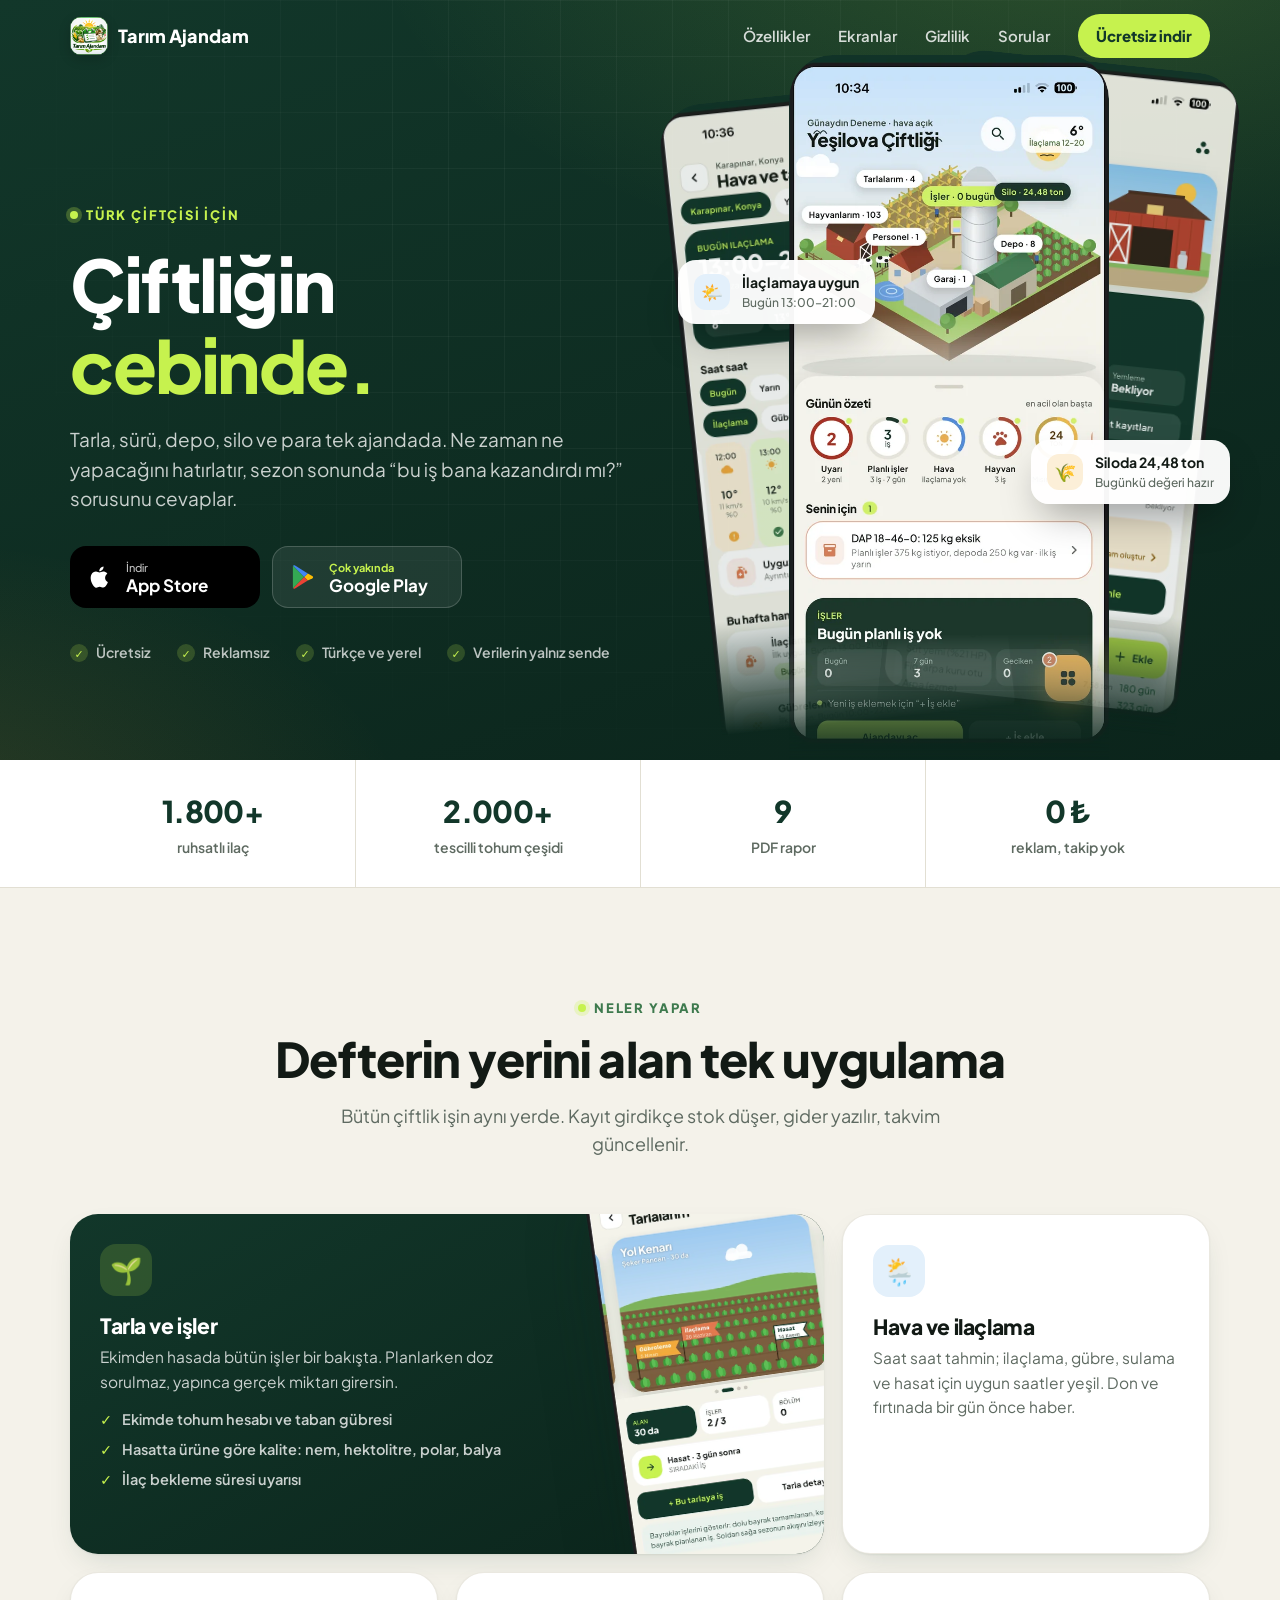
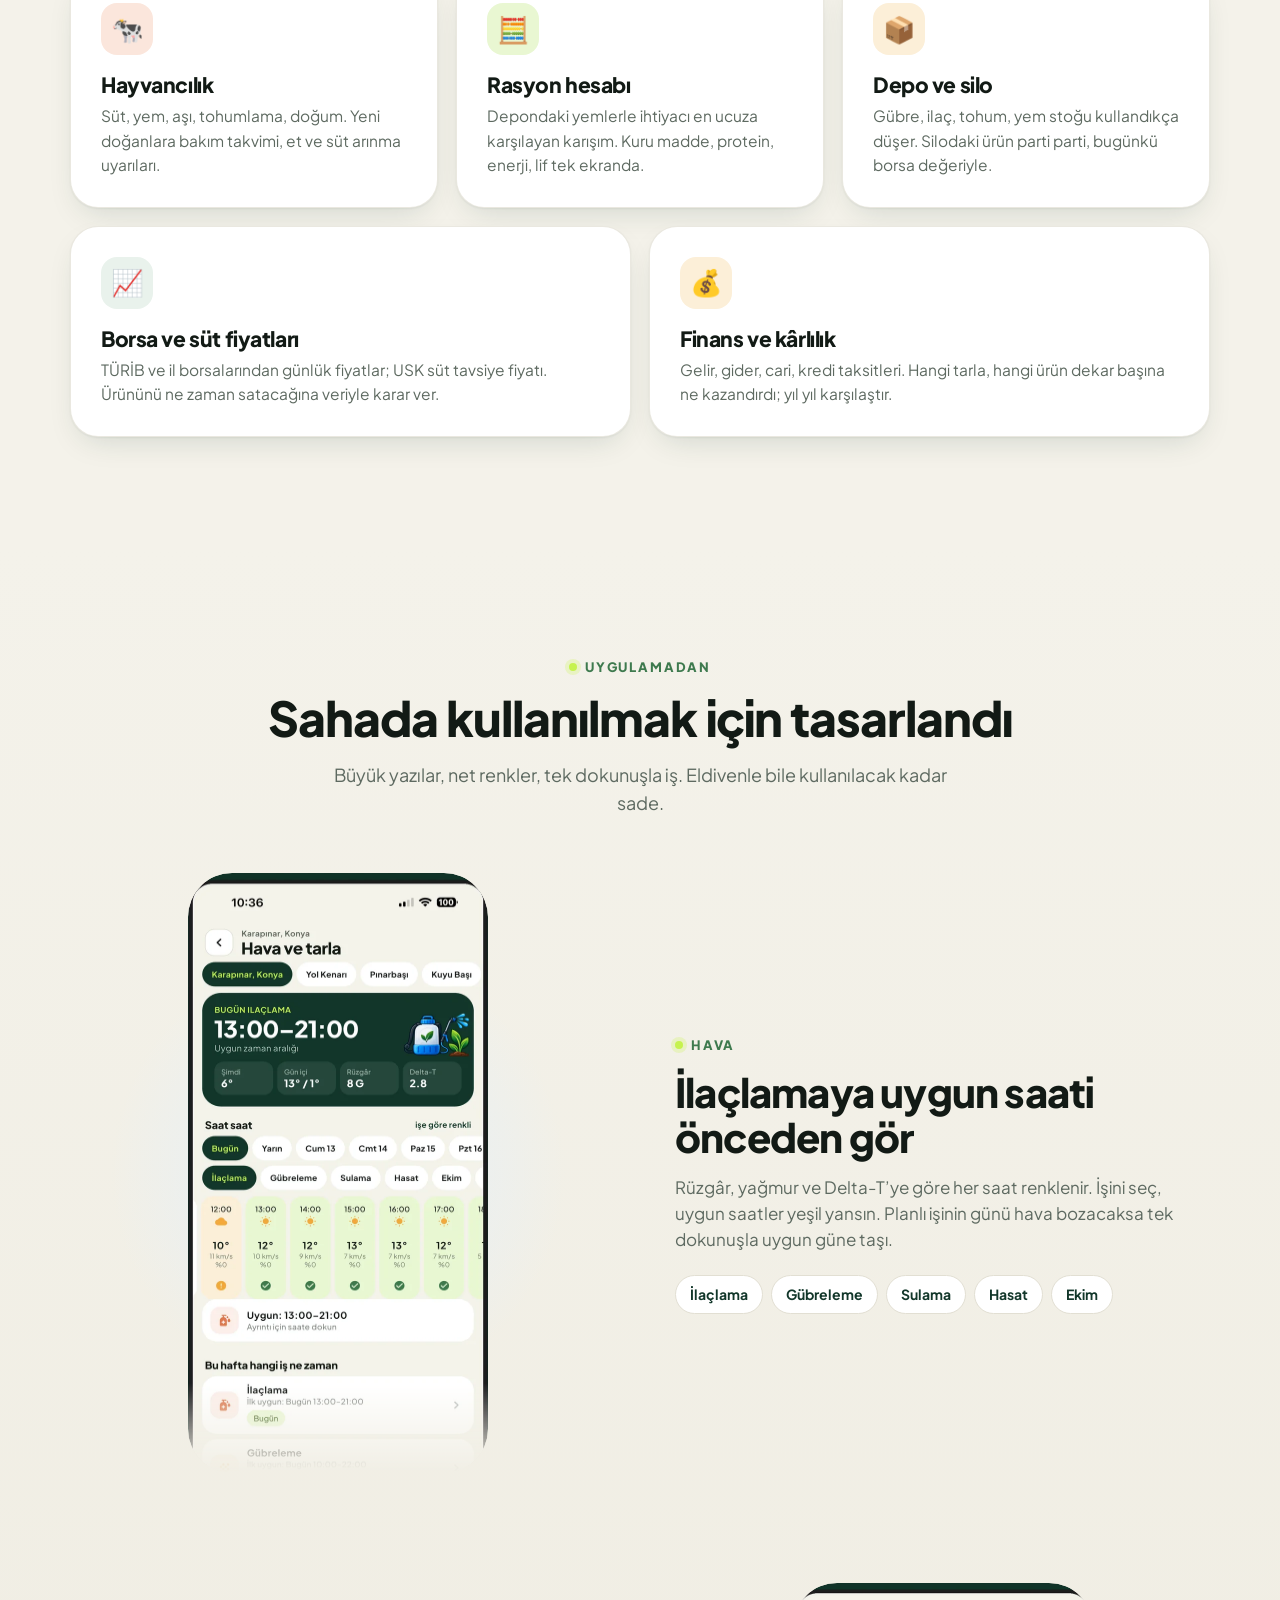
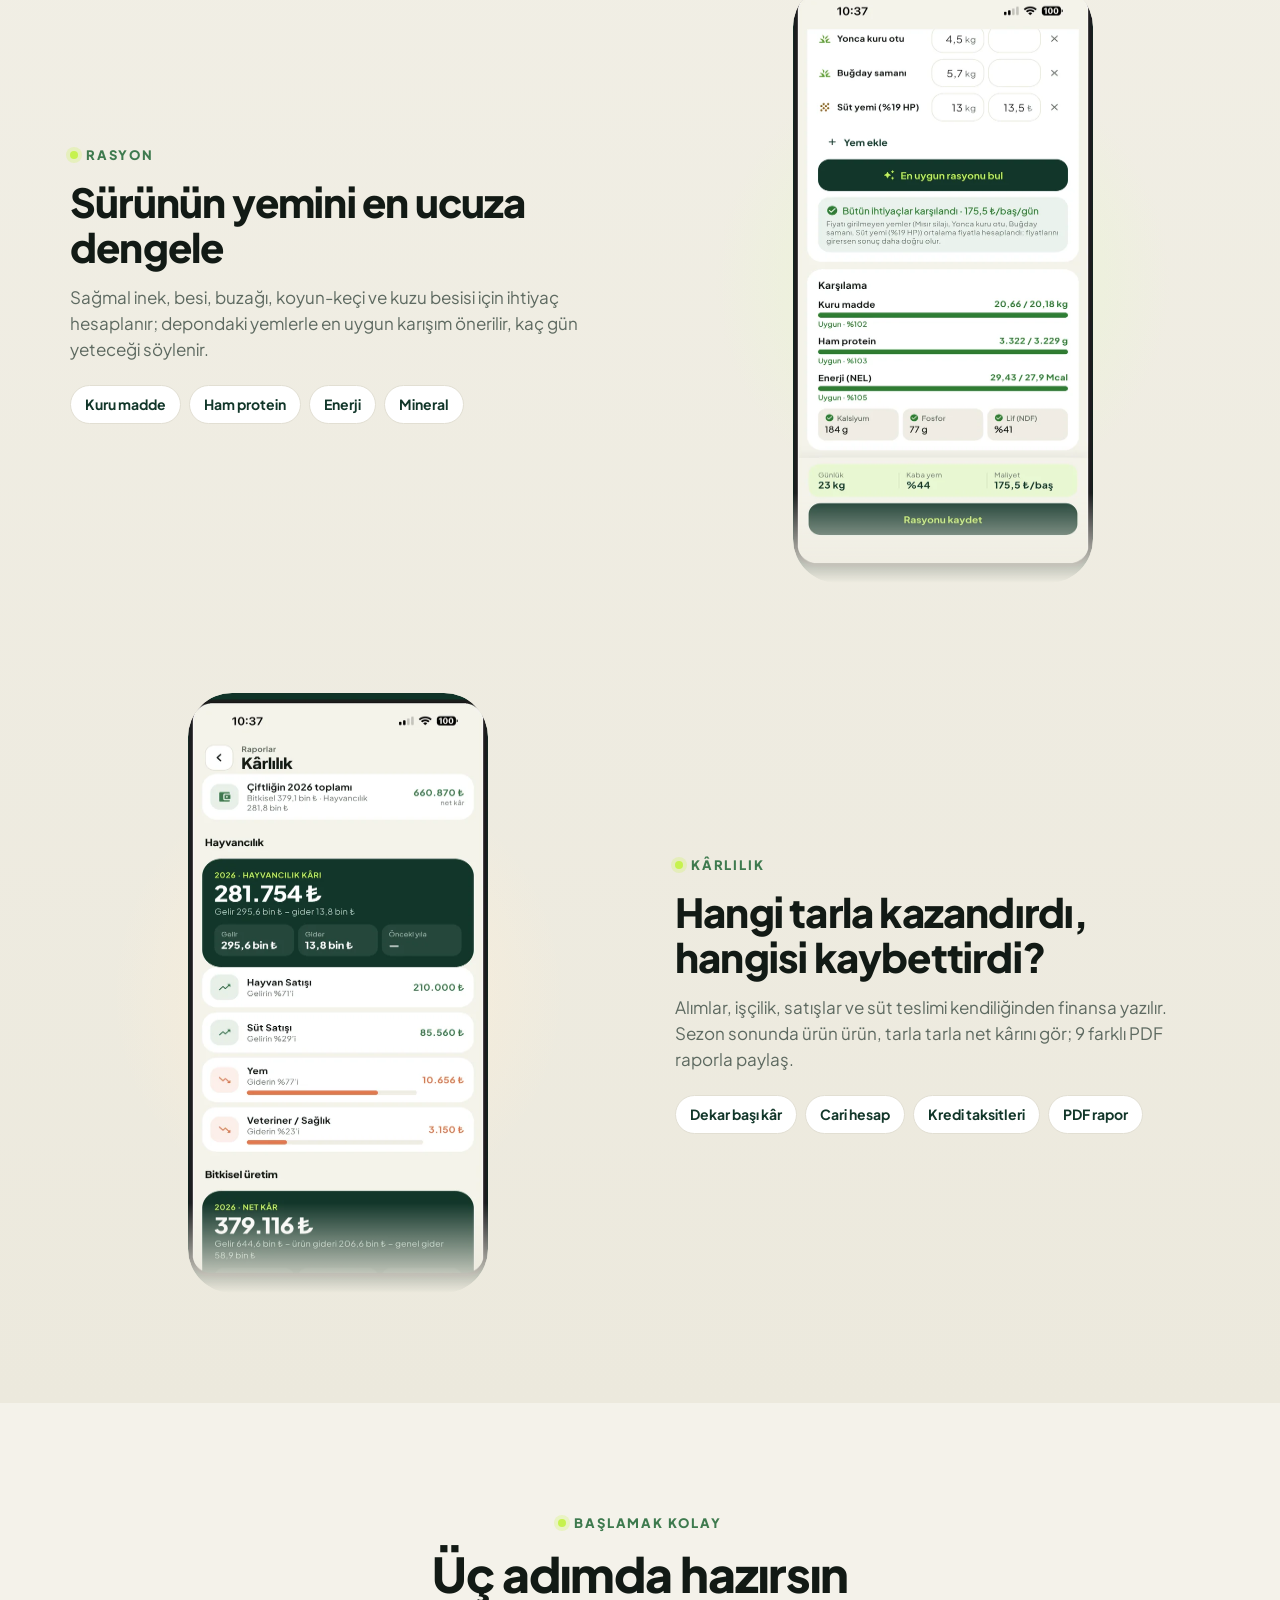
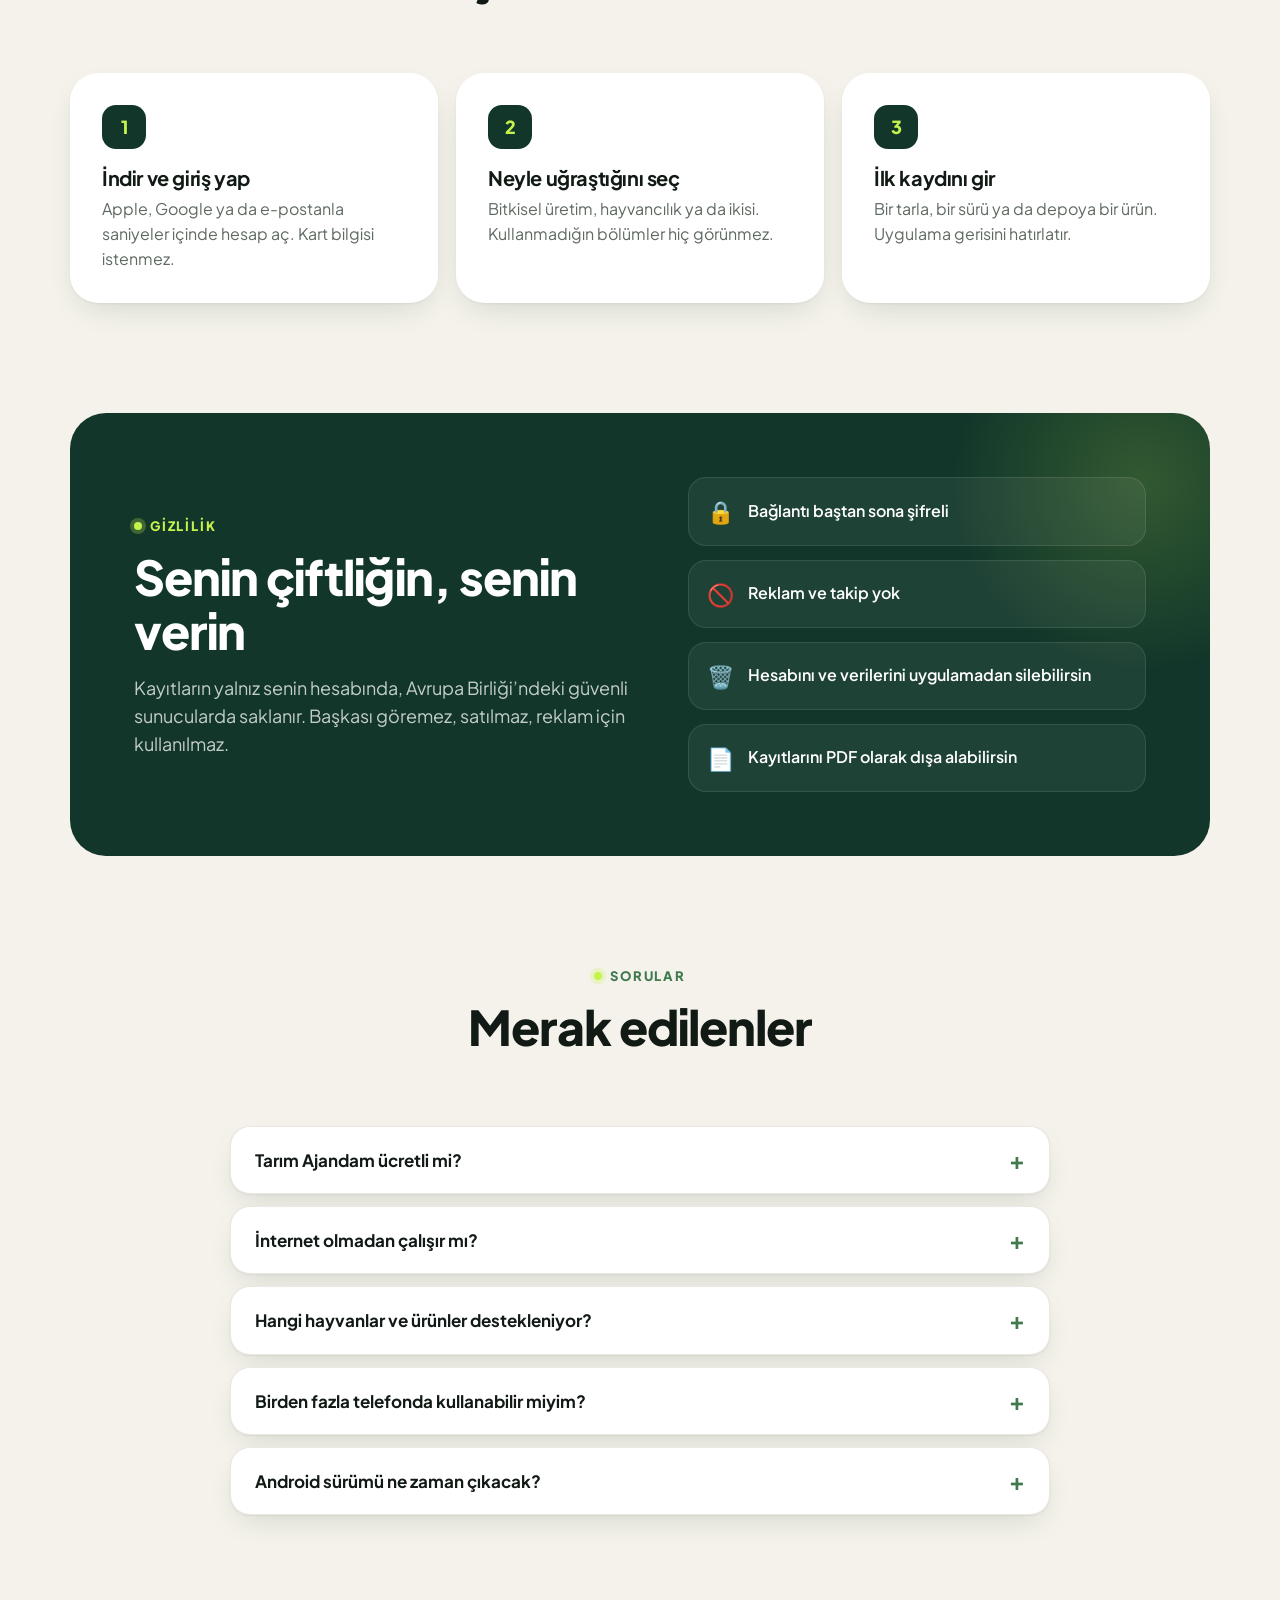
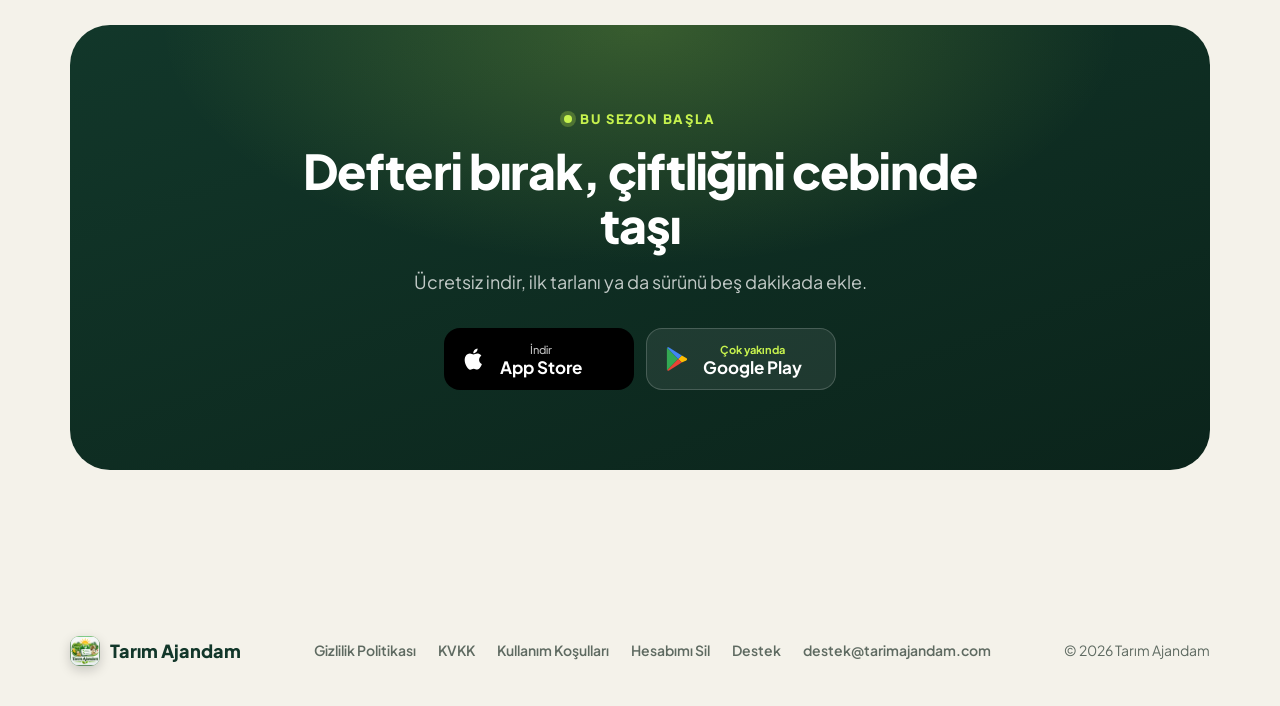
<file: index.html>
<!doctype html>
<html lang="tr">
<head>
<meta charset="utf-8">
<meta name="viewport" content="width=device-width, initial-scale=1">
<title>Tarım Ajandam · Çiftçinin dijital ajandası</title>
<meta name="description" content="Tarla, hayvan, depo, silo ve paran tek uygulamada. İlaçlamaya uygun saat, rasyon hesabı, borsa fiyatları ve kârlılık raporu. Türk çiftçisi için, reklamsız.">
<meta name="theme-color" content="#12372A">
<meta property="og:title" content="Tarım Ajandam · Çiftçinin dijital ajandası">
<meta property="og:description" content="Tarla, hayvan, depo, silo ve paran tek uygulamada.">
<meta property="og:image" content="https://mdinkul-hub.github.io/tarim-ajandam-yasal/img/ana.webp">
<link rel="icon" href="img/simge.png">
<link rel="preconnect" href="https://fonts.googleapis.com">
<link rel="preconnect" href="https://fonts.gstatic.com" crossorigin>
<link href="https://fonts.googleapis.com/css2?family=Plus+Jakarta+Sans:wght@400;500;600;700;800&display=swap" rel="stylesheet">
<style>
  /* Uygulamanın "Toprak ve Hasat" tasarım sistemi (lib/tema/ta_tema.dart) */
  :root {
    --orman: #12372A;
    --orman-koyu: #0B241B;
    --orman-acik: #E9F2EC;
    --yaprak: #3E7A4E;
    --filiz: #C6F24E;
    --filiz-acik: #E9F7D2;
    --hasat: #F2A93B;
    --hasat-acik: #FCEFD8;
    --toprak: #E0794E;
    --toprak-acik: #FBE6DC;
    --gok: #5BA4E6;
    --gok-acik: #E3F0FB;
    --zemin: #F4F2EA;
    --yuzey: #FFFFFF;
    --yuzey2: #EFECE3;
    --murekkep: #121A15;
    --soluk: #5E6A61;
    --cizgi: #E2DFD3;
    --r-kart: 28px;
    --golge: 0 1px 2px rgba(18, 55, 42, .06), 0 12px 32px -12px rgba(18, 55, 42, .18);
    --golge-guclu: 0 30px 80px -20px rgba(11, 36, 27, .45);
    --genislik: 1180px;
  }
  * { box-sizing: border-box; margin: 0; padding: 0; }
  html { scroll-behavior: smooth; }
  body {
    font-family: "Plus Jakarta Sans", system-ui, -apple-system, "Segoe UI", sans-serif;
    background: var(--zemin);
    color: var(--murekkep);
    line-height: 1.55;
    -webkit-font-smoothing: antialiased;
    overflow-x: hidden;
  }
  img { max-width: 100%; display: block; }
  a { color: inherit; text-decoration: none; }
  .ic { max-width: var(--genislik); margin: 0 auto; padding: 0 20px; }
  .etiket {
    display: inline-flex; align-items: center; gap: 8px;
    font-size: 13px; font-weight: 800; letter-spacing: .14em; text-transform: uppercase;
    color: var(--yaprak);
  }
  .etiket::before { content: ""; width: 8px; height: 8px; border-radius: 50%; background: var(--filiz); box-shadow: 0 0 0 4px rgba(198, 242, 78, .25); }
  h1, h2, h3 { letter-spacing: -.02em; line-height: 1.12; }
  h2 { font-size: clamp(30px, 4.2vw, 48px); font-weight: 800; margin: 14px 0 16px; }
  .alt { color: var(--soluk); font-size: 18px; max-width: 640px; }

  /* ---------- Üst menü ---------- */
  .ust {
    position: fixed; inset: 0 0 auto; z-index: 50;
    transition: background .25s, box-shadow .25s, backdrop-filter .25s;
  }
  .ust.kaydi { background: rgba(244, 242, 234, .86); backdrop-filter: blur(14px); box-shadow: 0 1px 0 var(--cizgi); }
  .ust .ic { display: flex; align-items: center; justify-content: space-between; height: 72px; }
  .marka { display: flex; align-items: center; gap: 10px; font-weight: 800; font-size: 18px; color: #fff; transition: color .25s; }
  .ust.kaydi .marka { color: var(--orman); }
  .marka img { width: 38px; height: 38px; border-radius: 11px; box-shadow: 0 4px 12px rgba(0,0,0,.18); }
  .menu { display: flex; align-items: center; gap: 28px; font-weight: 600; font-size: 15px; }
  .menu a { color: rgba(255,255,255,.82); transition: color .2s; }
  .menu a:hover { color: #fff; }
  .ust.kaydi .menu a { color: var(--soluk); }
  .ust.kaydi .menu a:hover { color: var(--orman); }
  .menu .dugme-k { background: var(--filiz); color: var(--orman) !important; padding: 10px 18px; border-radius: 999px; font-weight: 800; }

  /* ---------- Düğmeler ---------- */
  .dugmeler { display: flex; flex-wrap: wrap; gap: 12px; }
  .magaza {
    display: inline-flex; align-items: center; gap: 12px;
    padding: 12px 20px 12px 16px; border-radius: 16px;
    background: #000; color: #fff; min-width: 190px;
    transition: transform .2s, box-shadow .2s;
  }
  .magaza:hover { transform: translateY(-2px); box-shadow: 0 12px 24px -8px rgba(0,0,0,.5); }
  .magaza svg { width: 28px; height: 28px; flex: none; }
  .magaza small { display: block; font-size: 11px; opacity: .75; font-weight: 500; }
  .magaza b { display: block; font-size: 17px; font-weight: 700; line-height: 1.15; white-space: nowrap; }
  .magaza.yakinda { background: rgba(255,255,255,.08); border: 1px solid rgba(255,255,255,.18); }
  .magaza.yakinda small { color: var(--filiz); opacity: 1; font-weight: 700; }

  /* ---------- Giriş ---------- */
  .giris {
    position: relative; overflow: hidden; color: #fff;
    background:
      radial-gradient(1200px 600px at 85% -10%, rgba(198, 242, 78, .16), transparent 60%),
      radial-gradient(900px 500px at -10% 110%, rgba(242, 169, 59, .14), transparent 60%),
      linear-gradient(160deg, var(--orman) 0%, var(--orman-koyu) 100%);
    padding: 140px 0 0;
  }
  .giris::after { /* ince ızgara dokusu */
    content: ""; position: absolute; inset: 0; pointer-events: none;
    background-image: linear-gradient(rgba(255,255,255,.04) 1px, transparent 1px), linear-gradient(90deg, rgba(255,255,255,.04) 1px, transparent 1px);
    background-size: 56px 56px;
    mask-image: radial-gradient(ellipse at 50% 30%, #000 30%, transparent 75%);
  }
  .giris .ic { position: relative; z-index: 1; display: grid; grid-template-columns: 1.05fr .95fr; gap: 40px; align-items: end; }
  .giris .etiket { color: var(--filiz); }
  .giris h1 { font-size: clamp(40px, 6vw, 72px); font-weight: 800; margin: 18px 0 20px; }
  .giris h1 em { font-style: normal; color: var(--filiz); }
  .giris .alt { color: rgba(255,255,255,.78); font-size: 19px; margin-bottom: 32px; }
  .giris-metin { padding-bottom: 96px; }
  .rozetler { display: flex; flex-wrap: wrap; gap: 18px 26px; margin-top: 34px; color: rgba(255,255,255,.72); font-size: 14px; font-weight: 600; }
  .rozetler span { display: inline-flex; align-items: center; gap: 8px; }
  .rozetler i { width: 18px; height: 18px; border-radius: 50%; background: rgba(198,242,78,.18); display: grid; place-items: center; font-style: normal; color: var(--filiz); font-size: 11px; }

  .vitrin { position: relative; height: 620px; }
  .tel {
    position: absolute; bottom: -2px; width: 300px; border-radius: 44px 44px 0 0; overflow: hidden;
    box-shadow: var(--golge-guclu);
    -webkit-mask-image: linear-gradient(#000 82%, transparent);
    mask-image: linear-gradient(#000 82%, transparent);
  }
  .tel img { width: 100%; }
  .tel.on { left: 50%; transform: translateX(-50%); z-index: 2; width: 320px; }
  .tel.sol { left: 0; transform: translateY(-40px) rotate(-6deg); opacity: .9; }
  .tel.sag { right: 0; transform: translateY(-40px) rotate(6deg); opacity: .9; }
  .yuzen {
    position: absolute; z-index: 3; background: rgba(255,255,255,.96); color: var(--murekkep);
    border-radius: 18px; padding: 12px 16px; box-shadow: 0 18px 40px -12px rgba(0,0,0,.4);
    display: flex; align-items: center; gap: 12px; font-size: 14px; font-weight: 700;
    animation: yuz 6s ease-in-out infinite;
  }
  .yuzen small { display: block; font-weight: 500; color: var(--soluk); font-size: 12px; }
  .yuzen .s { width: 36px; height: 36px; border-radius: 12px; display: grid; place-items: center; font-size: 18px; }
  .yuzen.a { top: 120px; left: -10px; }
  .yuzen.b { top: 300px; right: -20px; animation-delay: -3s; }
  @keyframes yuz { 50% { transform: translateY(-10px); } }

  /* ---------- Sayılar şeridi ---------- */
  .serit { background: var(--yuzey); border-bottom: 1px solid var(--cizgi); }
  .serit .ic { display: grid; grid-template-columns: repeat(4, 1fr); }
  .serit div div { padding: 28px 20px; text-align: center; }
  .serit .ic > div + div { border-left: 1px solid var(--cizgi); }
  .serit b { display: block; font-size: 30px; font-weight: 800; color: var(--orman); letter-spacing: -.02em; }
  .serit span { color: var(--soluk); font-size: 14px; font-weight: 600; }

  /* ---------- Bölümler ---------- */
  section { padding: 110px 0; }
  .baslik { text-align: center; display: flex; flex-direction: column; align-items: center; margin-bottom: 56px; }

  /* Özellik ızgarası */
  .izgara { display: grid; grid-template-columns: repeat(6, 1fr); gap: 18px; }
  .kart {
    background: var(--yuzey); border-radius: var(--r-kart); padding: 30px; box-shadow: var(--golge);
    border: 1px solid rgba(226, 223, 211, .7); position: relative; overflow: hidden;
    transition: transform .25s, box-shadow .25s;
  }
  .kart:hover { transform: translateY(-4px); box-shadow: 0 1px 2px rgba(18,55,42,.06), 0 24px 48px -16px rgba(18,55,42,.25); }
  .kart h3 { font-size: 21px; font-weight: 800; margin: 18px 0 8px; }
  .kart p { color: var(--soluk); font-size: 15.5px; }
  .kart ul { list-style: none; margin-top: 14px; display: grid; gap: 8px; }
  .kart li { font-size: 14.5px; font-weight: 600; display: flex; gap: 10px; align-items: flex-start; }
  .kart li::before { content: "✓"; color: var(--yaprak); font-weight: 800; }
  .simge { width: 52px; height: 52px; border-radius: 16px; display: grid; place-items: center; font-size: 26px; }
  .k3 { grid-column: span 3; } .k2 { grid-column: span 2; } .k4 { grid-column: span 4; }
  .kart.koyu { background: linear-gradient(150deg, var(--orman), var(--orman-koyu)); color: #fff; border: none; }
  .kart.koyu p, .kart.koyu li { color: rgba(255,255,255,.78); }
  .kart.koyu li::before { color: var(--filiz); }
  .kart .gorsel { position: absolute; right: -30px; bottom: -120px; width: 240px; border-radius: 30px; box-shadow: var(--golge-guclu); transform: rotate(-8deg); }
  .kart.genis { min-height: 340px; padding-right: 260px; }

  /* Ekran turu */
  .tur { background: linear-gradient(180deg, var(--zemin), #ECE9DD); }
  .tur-satir { display: grid; grid-template-columns: 1fr 1fr; gap: 70px; align-items: center; }
  .tur-satir + .tur-satir { margin-top: 110px; }
  .tur-satir.ters .tur-gorsel { order: 2; }
  .tur-gorsel { position: relative; display: grid; place-items: center; }
  .tur-gorsel::before {
    content: ""; position: absolute; width: 460px; height: 460px; border-radius: 50%;
    background: radial-gradient(circle, var(--renk, var(--filiz-acik)), transparent 70%);
  }
  .tur-gorsel .tel2 {
    position: relative; width: 300px; border-radius: 44px; overflow: hidden; box-shadow: var(--golge-guclu);
    -webkit-mask-image: linear-gradient(#000 85%, transparent); mask-image: linear-gradient(#000 85%, transparent);
    max-height: 600px;
  }
  .tur-metin h3 { font-size: clamp(28px, 3.2vw, 40px); font-weight: 800; margin: 14px 0 14px; }
  .tur-metin p { color: var(--soluk); font-size: 17px; margin-bottom: 22px; }
  .cipler { display: flex; flex-wrap: wrap; gap: 8px; }
  .cip { background: var(--yuzey); border: 1px solid var(--cizgi); padding: 8px 14px; border-radius: 999px; font-size: 14px; font-weight: 700; color: var(--orman); }

  /* Nasıl başlanır */
  .adimlar { display: grid; grid-template-columns: repeat(3, 1fr); gap: 18px; counter-reset: adim; }
  .adim { background: var(--yuzey); border-radius: var(--r-kart); padding: 32px; box-shadow: var(--golge); position: relative; }
  .adim::before {
    counter-increment: adim; content: counter(adim);
    width: 44px; height: 44px; border-radius: 14px; background: var(--orman); color: var(--filiz);
    display: grid; place-items: center; font-weight: 800; font-size: 18px; margin-bottom: 18px;
  }
  .adim h3 { font-size: 20px; margin-bottom: 8px; }
  .adim p { color: var(--soluk); }

  /* Gizlilik */
  .guven { background: var(--orman); color: #fff; border-radius: 36px; padding: 64px; display: grid; grid-template-columns: 1.1fr 1fr; gap: 50px; align-items: center; position: relative; overflow: hidden; }
  .guven::after { content: ""; position: absolute; right: -120px; top: -120px; width: 380px; height: 380px; border-radius: 50%; background: radial-gradient(circle, rgba(198,242,78,.18), transparent 70%); }
  .guven h2 { color: #fff; }
  .guven .alt { color: rgba(255,255,255,.75); }
  .guven .etiket { color: var(--filiz); }
  .guven-liste { display: grid; gap: 14px; position: relative; z-index: 1; }
  .guven-liste div { background: rgba(255,255,255,.06); border: 1px solid rgba(255,255,255,.1); border-radius: 18px; padding: 16px 18px; display: flex; gap: 14px; align-items: center; font-weight: 600; }
  .guven-liste i { font-style: normal; font-size: 22px; }

  /* SSS */
  .sss { max-width: 820px; margin: 0 auto; display: grid; gap: 12px; }
  details { background: var(--yuzey); border-radius: 20px; padding: 20px 24px; box-shadow: var(--golge); border: 1px solid rgba(226,223,211,.7); }
  summary { cursor: pointer; font-weight: 700; font-size: 17px; list-style: none; display: flex; justify-content: space-between; gap: 16px; }
  summary::-webkit-details-marker { display: none; }
  summary::after { content: "+"; font-size: 24px; line-height: 1; color: var(--yaprak); transition: transform .2s; }
  details[open] summary::after { transform: rotate(45deg); }
  details p { color: var(--soluk); margin-top: 12px; }

  /* Son çağrı */
  .cagri {
    text-align: center; border-radius: 40px; padding: 80px 30px; color: #fff; position: relative; overflow: hidden;
    background: radial-gradient(800px 400px at 50% 0%, rgba(198,242,78,.22), transparent 60%), linear-gradient(160deg, var(--orman), var(--orman-koyu));
  }
  .cagri h2 { color: #fff; max-width: 760px; margin: 14px auto 16px; }
  .cagri .alt { color: rgba(255,255,255,.75); margin: 0 auto 32px; }
  .cagri .dugmeler { justify-content: center; }
  .cagri .etiket { color: var(--filiz); }

  /* Alt bilgi */
  footer { padding: 56px 0 40px; color: var(--soluk); font-size: 14px; }
  footer .ic { display: flex; flex-wrap: wrap; gap: 20px 40px; justify-content: space-between; align-items: center; }
  footer nav { display: flex; flex-wrap: wrap; gap: 8px 22px; font-weight: 600; }
  footer nav a:hover { color: var(--orman); }
  footer .marka { color: var(--orman); }

  /* Kaydırınca beliren öğeler */
  .belir { opacity: 0; transform: translateY(24px); transition: opacity .7s ease, transform .7s ease; }
  .belir.gorundu { opacity: 1; transform: none; }

  /* ---------- Duyarlı düzen ---------- */
  @media (max-width: 980px) {
    .giris .ic { grid-template-columns: 1fr; }
    .giris-metin { padding-bottom: 20px; text-align: center; }
    .giris .alt { margin-left: auto; margin-right: auto; }
    .giris .dugmeler, .rozetler { justify-content: center; }
    .vitrin { height: 520px; }
    .izgara { grid-template-columns: 1fr 1fr; }
    .k3, .k2, .k4 { grid-column: span 1; }
    .kart.genis { grid-column: span 2; }
    .tur-satir { grid-template-columns: 1fr; gap: 40px; }
    .tur-satir.ters .tur-gorsel { order: 0; }
    .tur-metin { text-align: center; }
    .tur-metin .cipler { justify-content: center; }
    .guven { grid-template-columns: 1fr; padding: 44px 28px; }
    .menu a:not(.dugme-k) { display: none; }
  }
  @media (max-width: 640px) {
    section { padding: 76px 0; }
    .ic { padding: 0 16px; }
    .giris { padding-top: 112px; }
    .vitrin { height: 440px; }
    .tel { width: 220px; border-radius: 34px 34px 0 0; }
    .tel.on { width: 240px; }
    .tel.sol, .tel.sag { display: none; }
    .yuzen.a { left: 0; top: 60px; }
    .yuzen.b { right: 0; top: 230px; }
    .serit .ic { grid-template-columns: 1fr 1fr; }
    .serit .ic > div:nth-child(3) { border-left: none; }
    .serit .ic > div:nth-child(n+3) { border-top: 1px solid var(--cizgi); }
    .izgara { grid-template-columns: 1fr; }
    .kart.genis { grid-column: span 1; padding-right: 30px; min-height: 0; }
    .kart .gorsel { display: none; }
    .adimlar { grid-template-columns: 1fr; }
    .tur-gorsel .tel2 { width: 250px; }
    .tur-gorsel::before { width: 320px; height: 320px; }
    .magaza { min-width: 0; flex: 1 1 160px; }
    .cagri { border-radius: 28px; padding: 56px 22px; }
  }
  @media (prefers-reduced-motion: reduce) {
    .yuzen { animation: none; }
    .belir { opacity: 1; transform: none; transition: none; }
    html { scroll-behavior: auto; }
  }
</style>
</head>
<body>

<header class="ust" id="ust">
  <div class="ic">
    <a href="#" class="marka"><img src="img/simge.png" alt="">Tarım Ajandam</a>
    <nav class="menu">
      <a href="#ozellikler">Özellikler</a>
      <a href="#tur">Ekranlar</a>
      <a href="#gizlilik">Gizlilik</a>
      <a href="#sss">Sorular</a>
      <a href="#indir" class="dugme-k">Ücretsiz indir</a>
    </nav>
  </div>
</header>

<!-- ============ GİRİŞ ============ -->
<div class="giris">
  <div class="ic">
    <div class="giris-metin">
      <span class="etiket">Türk çiftçisi için</span>
      <h1>Çiftliğin<br><em>cebinde.</em></h1>
      <p class="alt">Tarla, sürü, depo, silo ve para tek ajandada. Ne zaman ne yapacağını hatırlatır, sezon sonunda “bu iş bana kazandırdı mı?” sorusunu cevaplar.</p>
      <div class="dugmeler" id="indir">
        <a class="magaza" href="https://apps.apple.com/tr/app/id6809020779" target="_blank" rel="noopener">
          <svg viewBox="0 0 24 24" fill="currentColor" aria-hidden="true"><path d="M16.37 12.6c-.02-2.3 1.88-3.4 1.96-3.46-1.07-1.56-2.73-1.77-3.32-1.8-1.41-.14-2.76.83-3.48.83-.72 0-1.82-.81-3-.79-1.54.02-2.96.9-3.76 2.28-1.6 2.78-.41 6.9 1.15 9.16.76 1.1 1.67 2.34 2.86 2.3 1.15-.05 1.58-.74 2.97-.74 1.38 0 1.77.74 2.99.72 1.24-.02 2.02-1.12 2.77-2.23.87-1.28 1.23-2.52 1.25-2.58-.03-.01-2.4-.92-2.42-3.66zM14.1 5.86c.63-.77 1.06-1.83.94-2.89-.91.04-2.01.61-2.66 1.37-.58.67-1.1 1.76-.96 2.8 1.01.08 2.05-.52 2.68-1.28z"/></svg>
          <span><small>İndir</small><b>App Store</b></span>
        </a>
        <span class="magaza yakinda">
          <svg viewBox="0 0 24 24" aria-hidden="true"><path fill="#34A853" d="M3.6 2.3c-.2.2-.3.6-.3 1v17.4c0 .4.1.8.3 1l9.4-9.7z"/><path fill="#FBBC04" d="m16.1 15.1-3.1-3.1 3.1-3.1 3.8 2.2c1 .6 1 1.6 0 2.2z"/><path fill="#EA4335" d="M16.1 15.1 13 12l-9.4 9.7c.4.4.9.4 1.6.1z"/><path fill="#4285F4" d="M16.1 8.9 5.2 2.2c-.7-.4-1.2-.3-1.6.1L13 12z"/></svg>
          <span><small>Çok yakında</small><b>Google Play</b></span>
        </span>
      </div>
      <div class="rozetler">
        <span><i>✓</i>Ücretsiz</span>
        <span><i>✓</i>Reklamsız</span>
        <span><i>✓</i>Türkçe ve yerel</span>
        <span><i>✓</i>Verilerin yalnız sende</span>
      </div>
    </div>
    <div class="vitrin" aria-hidden="true">
      <div class="tel sol"><img src="img/hava.webp" alt=""></div>
      <div class="tel sag"><img src="img/hayvanlar.webp" alt=""></div>
      <div class="tel on"><img src="img/ana.webp" alt="Tarım Ajandam ana ekranı: çiftlik, günün özeti ve işler"></div>
      <div class="yuzen a"><span class="s" style="background:var(--gok-acik)">🌤️</span><span>İlaçlamaya uygun<small>Bugün 13:00–21:00</small></span></div>
      <div class="yuzen b"><span class="s" style="background:var(--hasat-acik)">🌾</span><span>Siloda 24,48 ton<small>Bugünkü değeri hazır</small></span></div>
    </div>
  </div>
</div>

<!-- ============ ŞERİT ============ -->
<div class="serit">
  <div class="ic">
    <div><b>1.800+</b><span>ruhsatlı ilaç</span></div>
    <div><b>2.000+</b><span>tescilli tohum çeşidi</span></div>
    <div><b>9</b><span>PDF rapor</span></div>
    <div><b>0 ₺</b><span>reklam, takip yok</span></div>
  </div>
</div>

<!-- ============ ÖZELLİKLER ============ -->
<section id="ozellikler">
  <div class="ic">
    <div class="baslik belir">
      <span class="etiket">Neler yapar</span>
      <h2>Defterin yerini alan tek uygulama</h2>
      <p class="alt">Bütün çiftlik işin aynı yerde. Kayıt girdikçe stok düşer, gider yazılır, takvim güncellenir.</p>
    </div>
    <div class="izgara">
      <article class="kart koyu genis k4 belir">
        <span class="simge" style="background:rgba(198,242,78,.16)">🌱</span>
        <h3>Tarla ve işler</h3>
        <p>Ekimden hasada bütün işler bir bakışta. Planlarken doz sorulmaz, yapınca gerçek miktarı girersin.</p>
        <ul>
          <li>Ekimde tohum hesabı ve taban gübresi</li>
          <li>Hasatta ürüne göre kalite: nem, hektolitre, polar, balya</li>
          <li>İlaç bekleme süresi uyarısı</li>
        </ul>
        <img class="gorsel" src="img/tarlalar.webp" alt="">
      </article>
      <article class="kart k2 belir">
        <span class="simge" style="background:var(--gok-acik)">🌦️</span>
        <h3>Hava ve ilaçlama</h3>
        <p>Saat saat tahmin; ilaçlama, gübre, sulama ve hasat için uygun saatler yeşil. Don ve fırtınada bir gün önce haber.</p>
      </article>
      <article class="kart k2 belir">
        <span class="simge" style="background:var(--toprak-acik)">🐄</span>
        <h3>Hayvancılık</h3>
        <p>Süt, yem, aşı, tohumlama, doğum. Yeni doğanlara bakım takvimi, et ve süt arınma uyarıları.</p>
      </article>
      <article class="kart k2 belir">
        <span class="simge" style="background:var(--filiz-acik)">🧮</span>
        <h3>Rasyon hesabı</h3>
        <p>Depondaki yemlerle ihtiyacı en ucuza karşılayan karışım. Kuru madde, protein, enerji, lif tek ekranda.</p>
      </article>
      <article class="kart k2 belir">
        <span class="simge" style="background:var(--hasat-acik)">📦</span>
        <h3>Depo ve silo</h3>
        <p>Gübre, ilaç, tohum, yem stoğu kullandıkça düşer. Silodaki ürün parti parti, bugünkü borsa değeriyle.</p>
      </article>
      <article class="kart k3 belir">
        <span class="simge" style="background:var(--orman-acik)">📈</span>
        <h3>Borsa ve süt fiyatları</h3>
        <p>TÜRİB ve il borsalarından günlük fiyatlar; USK süt tavsiye fiyatı. Ürününü ne zaman satacağına veriyle karar ver.</p>
      </article>
      <article class="kart k3 belir">
        <span class="simge" style="background:var(--hasat-acik)">💰</span>
        <h3>Finans ve kârlılık</h3>
        <p>Gelir, gider, cari, kredi taksitleri. Hangi tarla, hangi ürün dekar başına ne kazandırdı; yıl yıl karşılaştır.</p>
      </article>
    </div>
  </div>
</section>

<!-- ============ EKRAN TURU ============ -->
<section id="tur" class="tur">
  <div class="ic">
    <div class="baslik belir">
      <span class="etiket">Uygulamadan</span>
      <h2>Sahada kullanılmak için tasarlandı</h2>
      <p class="alt">Büyük yazılar, net renkler, tek dokunuşla iş. Eldivenle bile kullanılacak kadar sade.</p>
    </div>

    <div class="tur-satir belir">
      <div class="tur-gorsel" style="--renk:var(--gok-acik)"><img class="tel2" src="img/hava.webp" alt="Hava ve tarla ekranı: bugün ilaçlamaya uygun saatler"></div>
      <div class="tur-metin">
        <span class="etiket">Hava</span>
        <h3>İlaçlamaya uygun saati önceden gör</h3>
        <p>Rüzgâr, yağmur ve Delta-T’ye göre her saat renklenir. İşini seç, uygun saatler yeşil yansın. Planlı işinin günü hava bozacaksa tek dokunuşla uygun güne taşı.</p>
        <div class="cipler"><span class="cip">İlaçlama</span><span class="cip">Gübreleme</span><span class="cip">Sulama</span><span class="cip">Hasat</span><span class="cip">Ekim</span></div>
      </div>
    </div>

    <div class="tur-satir ters belir">
      <div class="tur-gorsel" style="--renk:var(--filiz-acik)"><img class="tel2" src="img/rasyon.webp" alt="Rasyon hesabı ekranı"></div>
      <div class="tur-metin">
        <span class="etiket">Rasyon</span>
        <h3>Sürünün yemini en ucuza dengele</h3>
        <p>Sağmal inek, besi, buzağı, koyun-keçi ve kuzu besisi için ihtiyaç hesaplanır; depondaki yemlerle en uygun karışım önerilir, kaç gün yeteceği söylenir.</p>
        <div class="cipler"><span class="cip">Kuru madde</span><span class="cip">Ham protein</span><span class="cip">Enerji</span><span class="cip">Mineral</span></div>
      </div>
    </div>

    <div class="tur-satir belir">
      <div class="tur-gorsel" style="--renk:var(--hasat-acik)"><img class="tel2" src="img/karlilik.webp" alt="Kârlılık raporu ekranı"></div>
      <div class="tur-metin">
        <span class="etiket">Kârlılık</span>
        <h3>Hangi tarla kazandırdı, hangisi kaybettirdi?</h3>
        <p>Alımlar, işçilik, satışlar ve süt teslimi kendiliğinden finansa yazılır. Sezon sonunda ürün ürün, tarla tarla net kârını gör; 9 farklı PDF raporla paylaş.</p>
        <div class="cipler"><span class="cip">Dekar başı kâr</span><span class="cip">Cari hesap</span><span class="cip">Kredi taksitleri</span><span class="cip">PDF rapor</span></div>
      </div>
    </div>
  </div>
</section>

<!-- ============ NASIL BAŞLANIR ============ -->
<section>
  <div class="ic">
    <div class="baslik belir">
      <span class="etiket">Başlamak kolay</span>
      <h2>Üç adımda hazırsın</h2>
    </div>
    <div class="adimlar">
      <div class="adim belir"><h3>İndir ve giriş yap</h3><p>Apple, Google ya da e-postanla saniyeler içinde hesap aç. Kart bilgisi istenmez.</p></div>
      <div class="adim belir"><h3>Neyle uğraştığını seç</h3><p>Bitkisel üretim, hayvancılık ya da ikisi. Kullanmadığın bölümler hiç görünmez.</p></div>
      <div class="adim belir"><h3>İlk kaydını gir</h3><p>Bir tarla, bir sürü ya da depoya bir ürün. Uygulama gerisini hatırlatır.</p></div>
    </div>
  </div>
</section>

<!-- ============ GİZLİLİK ============ -->
<section id="gizlilik" style="padding-top:0">
  <div class="ic">
    <div class="guven belir">
      <div>
        <span class="etiket">Gizlilik</span>
        <h2>Senin çiftliğin, senin verin</h2>
        <p class="alt">Kayıtların yalnız senin hesabında, Avrupa Birliği’ndeki güvenli sunucularda saklanır. Başkası göremez, satılmaz, reklam için kullanılmaz.</p>
      </div>
      <div class="guven-liste">
        <div><i>🔒</i>Bağlantı baştan sona şifreli</div>
        <div><i>🚫</i>Reklam ve takip yok</div>
        <div><i>🗑️</i>Hesabını ve verilerini uygulamadan silebilirsin</div>
        <div><i>📄</i>Kayıtlarını PDF olarak dışa alabilirsin</div>
      </div>
    </div>
  </div>
</section>

<!-- ============ SSS ============ -->
<section id="sss" style="padding-top:0">
  <div class="ic">
    <div class="baslik belir">
      <span class="etiket">Sorular</span>
      <h2>Merak edilenler</h2>
    </div>
    <div class="sss">
      <details class="belir"><summary>Tarım Ajandam ücretli mi?</summary><p>Hayır, şu an bütün özellikleriyle ücretsiz ve reklamsız. İleride ek özellikler için isteğe bağlı bir abonelik gelirse önceden duyurulur; girdiğin kayıtlar her zaman senin kalır.</p></details>
      <details class="belir"><summary>İnternet olmadan çalışır mı?</summary><p>Kayıtların sunucuda saklandığı için kayıt eklerken internet gerekir. Tarlada çekmiyorsa uygulama seni uyarır; bağlantı gelince kaldığın yerden devam edersin.</p></details>
      <details class="belir"><summary>Hangi hayvanlar ve ürünler destekleniyor?</summary><p>İnek, manda, koyun ve keçi; tek tek küpeyle ya da sürü olarak sayıyla. Bitkisel tarafta buğday, arpa, mısır, ayçiçeği, şeker pancarı, yonca ve daha birçok ürün, Bakanlık kayıtlı ilaç ve tohum kütüphanesiyle.</p></details>
      <details class="belir"><summary>Birden fazla telefonda kullanabilir miyim?</summary><p>Evet. Aynı hesapla girdiğin her telefonda ve tablette kayıtların aynıdır.</p></details>
      <details class="belir"><summary>Android sürümü ne zaman çıkacak?</summary><p>Android sürümü Google Play’de test aşamasında. Kısa süre içinde herkese açılacak; bu sayfadan duyuracağız.</p></details>
    </div>
  </div>
</section>

<!-- ============ SON ÇAĞRI ============ -->
<section style="padding-top:0">
  <div class="ic">
    <div class="cagri belir">
      <span class="etiket">Bu sezon başla</span>
      <h2>Defteri bırak, çiftliğini cebinde taşı</h2>
      <p class="alt">Ücretsiz indir, ilk tarlanı ya da sürünü beş dakikada ekle.</p>
      <div class="dugmeler">
        <a class="magaza" href="https://apps.apple.com/tr/app/id6809020779" target="_blank" rel="noopener">
          <svg viewBox="0 0 24 24" fill="currentColor" aria-hidden="true"><path d="M16.37 12.6c-.02-2.3 1.88-3.4 1.96-3.46-1.07-1.56-2.73-1.77-3.32-1.8-1.41-.14-2.76.83-3.48.83-.72 0-1.82-.81-3-.79-1.54.02-2.96.9-3.76 2.28-1.6 2.78-.41 6.9 1.15 9.16.76 1.1 1.67 2.34 2.86 2.3 1.15-.05 1.58-.74 2.97-.74 1.38 0 1.77.74 2.99.72 1.24-.02 2.02-1.12 2.77-2.23.87-1.28 1.23-2.52 1.25-2.58-.03-.01-2.4-.92-2.42-3.66zM14.1 5.86c.63-.77 1.06-1.83.94-2.89-.91.04-2.01.61-2.66 1.37-.58.67-1.1 1.76-.96 2.8 1.01.08 2.05-.52 2.68-1.28z"/></svg>
          <span><small>İndir</small><b>App Store</b></span>
        </a>
        <span class="magaza yakinda">
          <svg viewBox="0 0 24 24" aria-hidden="true"><path fill="#34A853" d="M3.6 2.3c-.2.2-.3.6-.3 1v17.4c0 .4.1.8.3 1l9.4-9.7z"/><path fill="#FBBC04" d="m16.1 15.1-3.1-3.1 3.1-3.1 3.8 2.2c1 .6 1 1.6 0 2.2z"/><path fill="#EA4335" d="M16.1 15.1 13 12l-9.4 9.7c.4.4.9.4 1.6.1z"/><path fill="#4285F4" d="M16.1 8.9 5.2 2.2c-.7-.4-1.2-.3-1.6.1L13 12z"/></svg>
          <span><small>Çok yakında</small><b>Google Play</b></span>
        </span>
      </div>
    </div>
  </div>
</section>

<footer>
  <div class="ic">
    <a href="#" class="marka"><img src="img/simge.png" alt="" style="width:30px;height:30px;border-radius:9px">Tarım Ajandam</a>
    <nav>
      <a href="gizlilik.html">Gizlilik Politikası</a>
      <a href="kvkk.html">KVKK</a>
      <a href="kullanim-kosullari.html">Kullanım Koşulları</a>
      <a href="hesap-sil.html">Hesabımı Sil</a>
      <a href="destek.html">Destek</a>
      <a href="mailto:destek@tarimajandam.com">destek@tarimajandam.com</a>
    </nav>
    <span>© 2026 Tarım Ajandam</span>
  </div>
</footer>

<script>
  // Kaydırınca üst menü koyulaşır
  const ust = document.getElementById('ust');
  const kaydir = () => ust.classList.toggle('kaydi', window.scrollY > 40);
  addEventListener('scroll', kaydir, { passive: true }); kaydir();

  // Bölümler ekrana girince yumuşakça belirir
  const gozcu = new IntersectionObserver((girdiler) => {
    for (const g of girdiler) if (g.isIntersecting) { g.target.classList.add('gorundu'); gozcu.unobserve(g.target); }
  }, { threshold: .12 });
  document.querySelectorAll('.belir').forEach((e) => gozcu.observe(e));
</script>
</body>
</html>
</file>
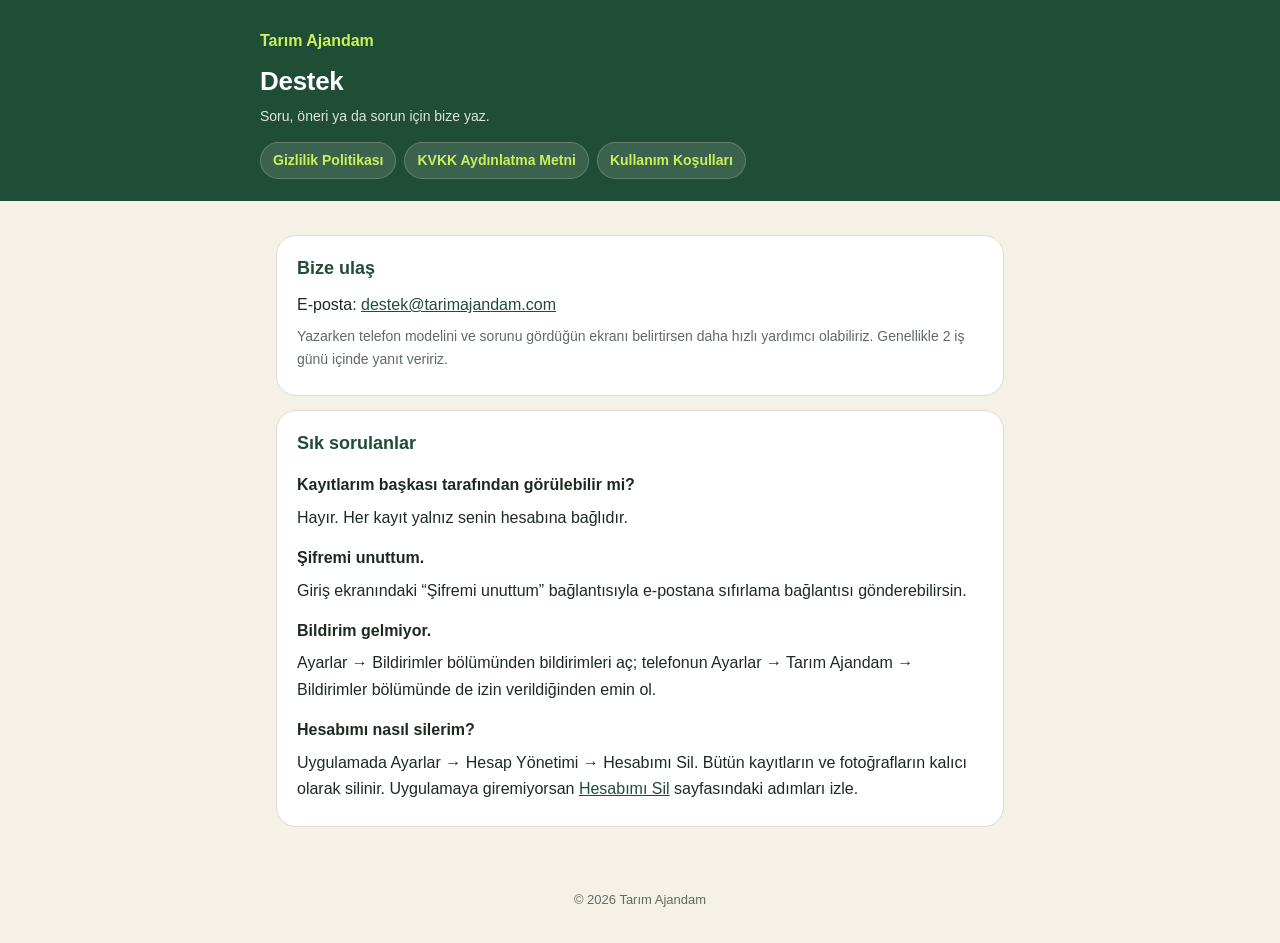
<file: destek.html>
<!doctype html>
<html lang="tr">
<head>
<meta charset="utf-8">
<meta name="viewport" content="width=device-width, initial-scale=1">
<title>Destek · Tarım Ajandam</title>
<link rel="stylesheet" href="stil.css">
</head>
<body>
<header><div class="ic">
  <a href="index.html">Tarım Ajandam</a>
  <h1>Destek</h1>
  <p>Soru, öneri ya da sorun için bize yaz.</p>
  <nav class="menu"><a href="gizlilik.html">Gizlilik Politikası</a><a href="kvkk.html">KVKK Aydınlatma Metni</a><a href="kullanim-kosullari.html">Kullanım Koşulları</a></nav>
</div></header>
<main>

<section>
  <h2>Bize ulaş</h2>
  <p>E-posta: <a href="mailto:destek@tarimajandam.com">destek@tarimajandam.com</a></p>
  <p class="not">Yazarken telefon modelini ve sorunu gördüğün ekranı belirtirsen daha hızlı yardımcı olabiliriz. Genellikle 2 iş günü içinde yanıt veririz.</p>
</section>

<section>
  <h2>Sık sorulanlar</h2>
  <h3>Kayıtlarım başkası tarafından görülebilir mi?</h3>
  <p>Hayır. Her kayıt yalnız senin hesabına bağlıdır.</p>
  <h3>Şifremi unuttum.</h3>
  <p>Giriş ekranındaki “Şifremi unuttum” bağlantısıyla e-postana sıfırlama bağlantısı gönderebilirsin.</p>
  <h3>Bildirim gelmiyor.</h3>
  <p>Ayarlar → Bildirimler bölümünden bildirimleri aç; telefonun Ayarlar → Tarım Ajandam → Bildirimler bölümünde de izin verildiğinden emin ol.</p>
  <h3>Hesabımı nasıl silerim?</h3>
  <p>Uygulamada Ayarlar → Hesap Yönetimi → Hesabımı Sil. Bütün kayıtların ve fotoğrafların kalıcı olarak silinir. Uygulamaya giremiyorsan <a href="hesap-sil.html">Hesabımı Sil</a> sayfasındaki adımları izle.</p>
</section>

</main>
<footer>© 2026 Tarım Ajandam</footer>
</body>
</html>
</file>
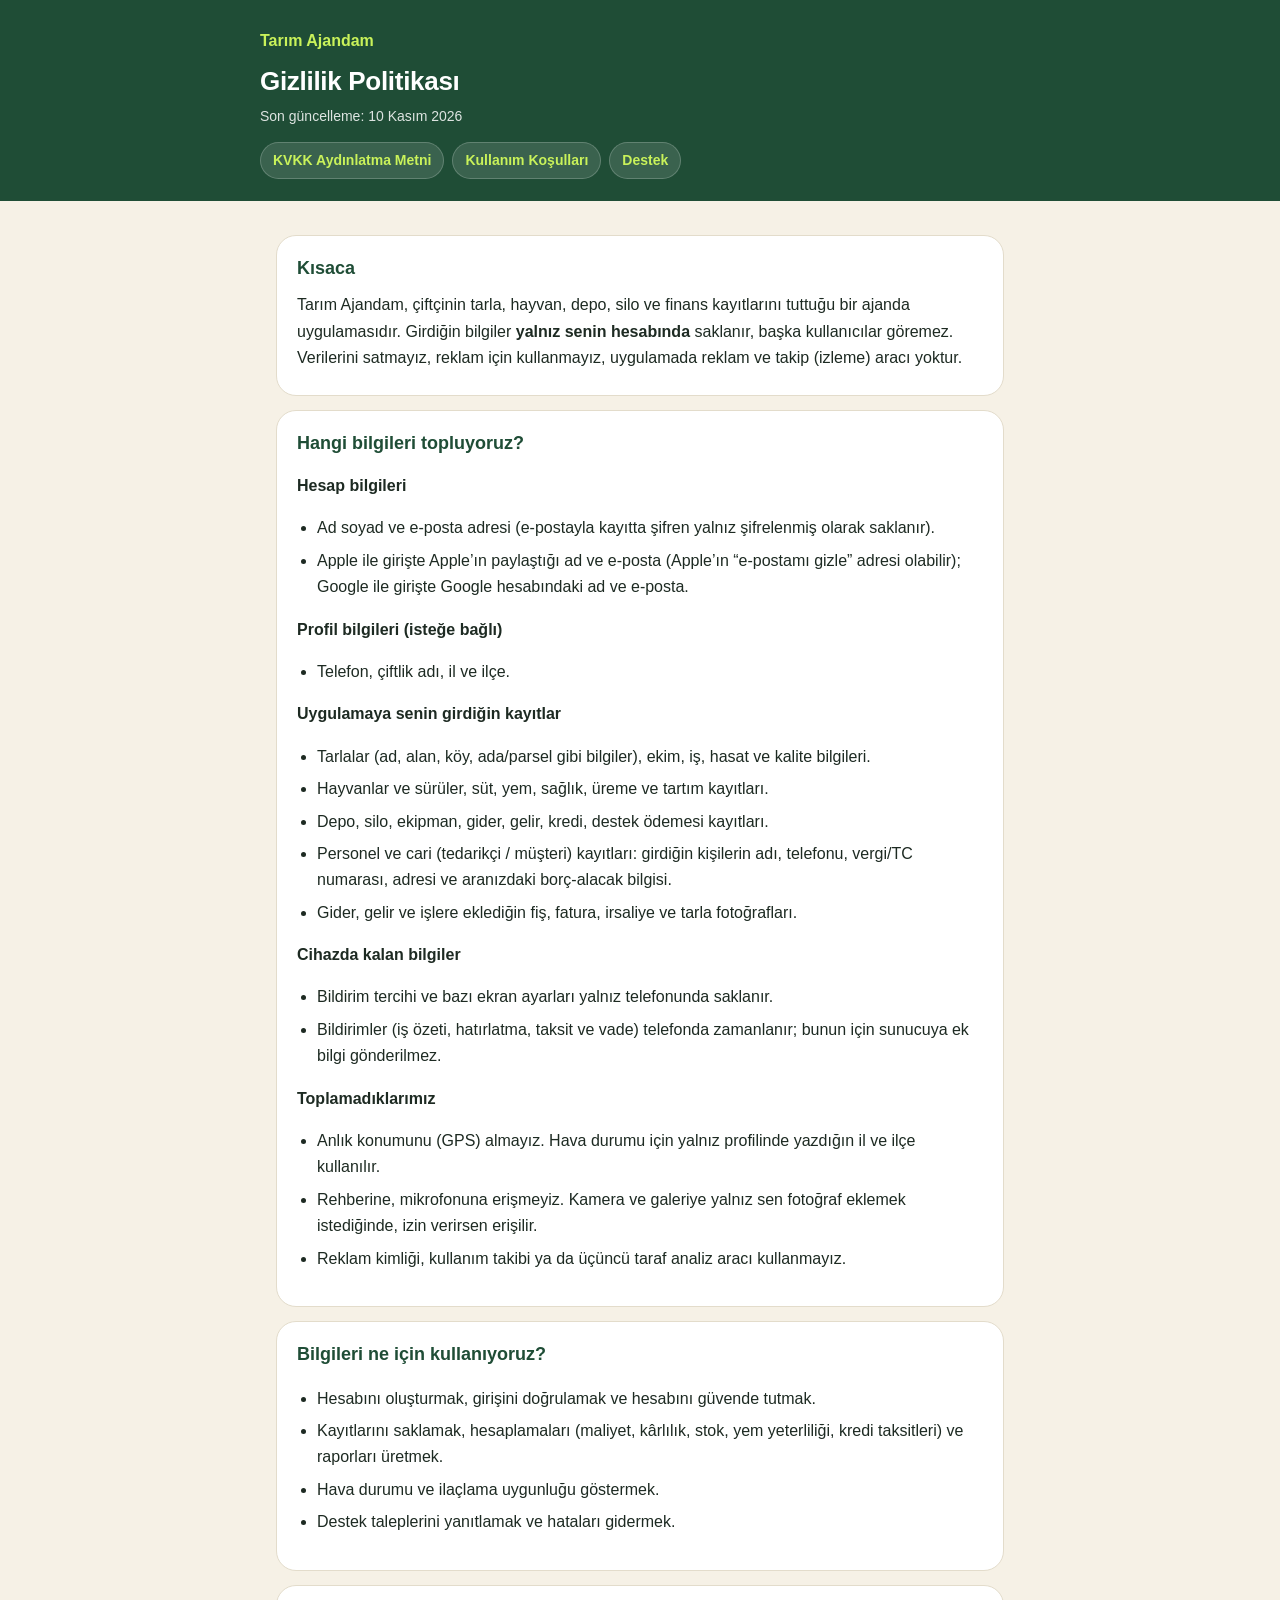
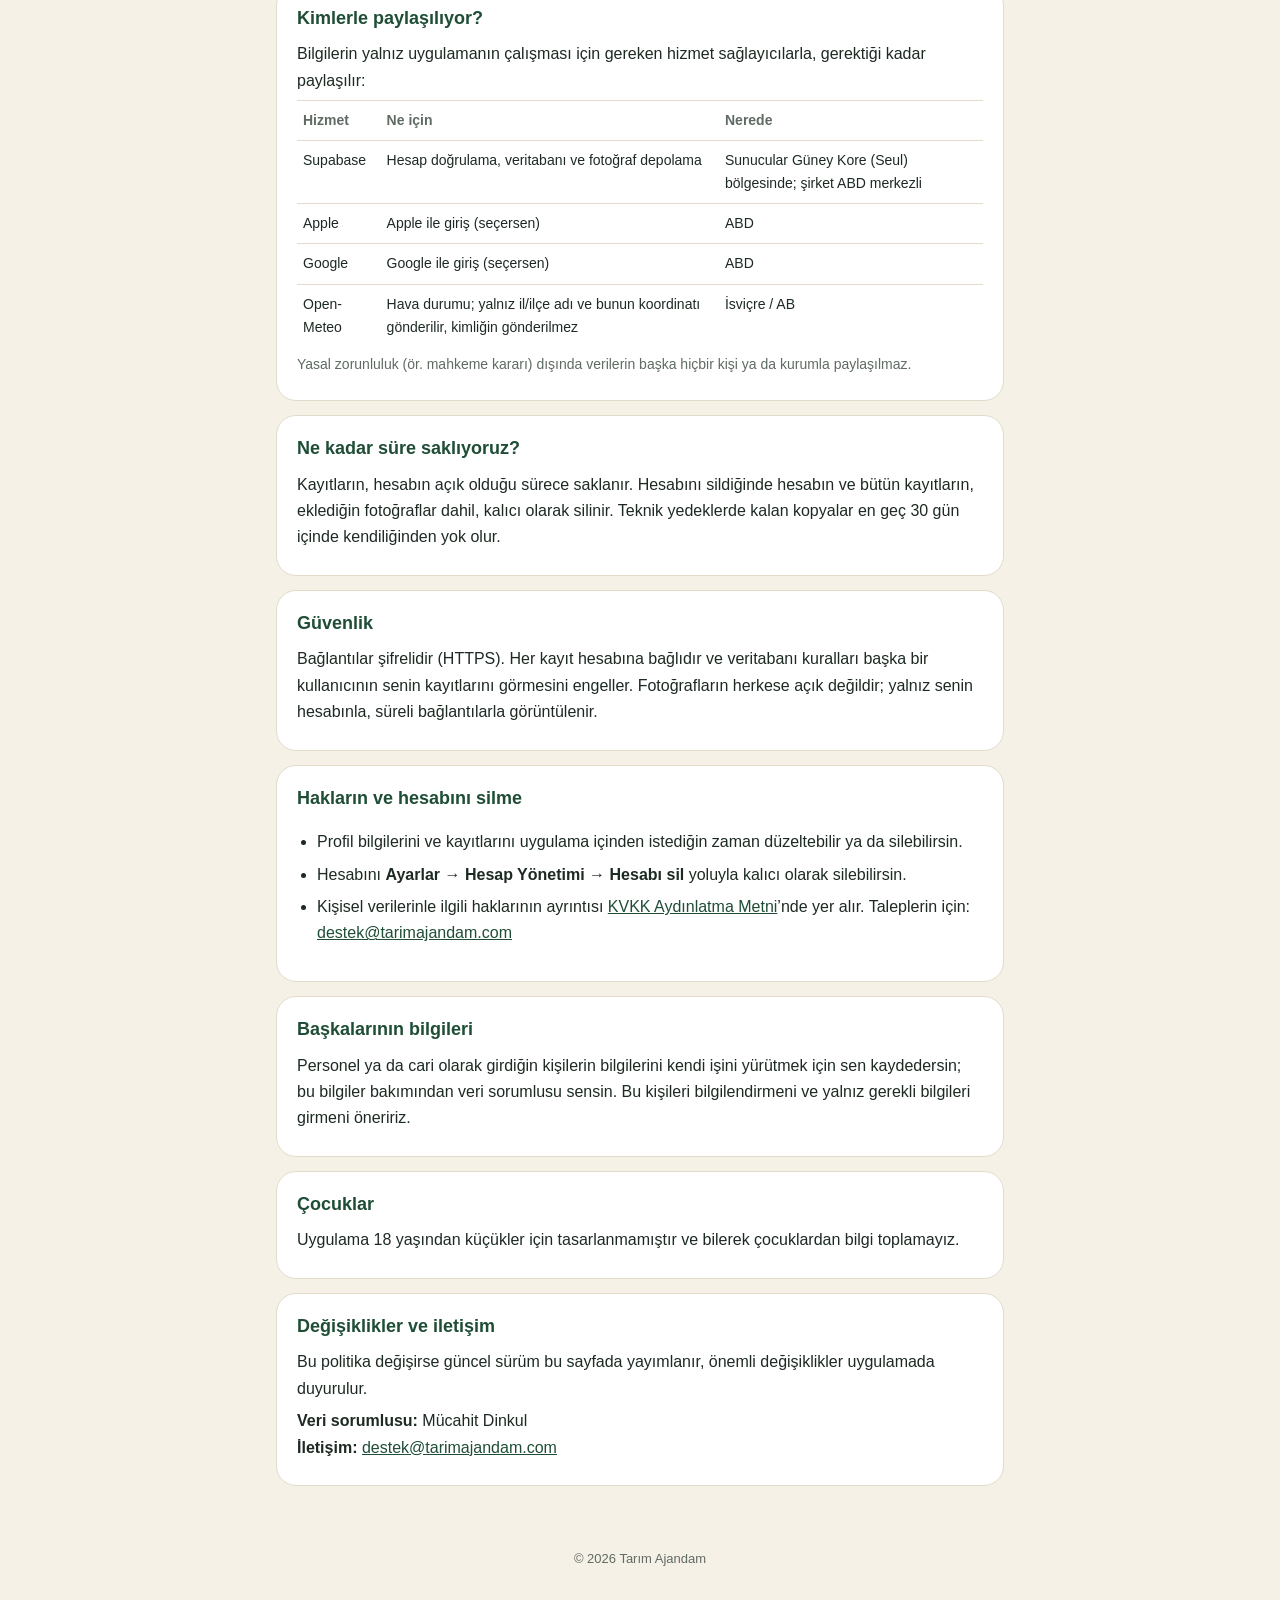
<file: gizlilik.html>
<!doctype html>
<html lang="tr">
<head>
<meta charset="utf-8">
<meta name="viewport" content="width=device-width, initial-scale=1">
<title>Gizlilik Politikası · Tarım Ajandam</title>
<link rel="stylesheet" href="stil.css">
</head>
<body>
<header><div class="ic">
  <a href="index.html">Tarım Ajandam</a>
  <h1>Gizlilik Politikası</h1>
  <p>Son güncelleme: 10 Kasım 2026</p>
  <nav class="menu"><a href="kvkk.html">KVKK Aydınlatma Metni</a><a href="kullanim-kosullari.html">Kullanım Koşulları</a><a href="destek.html">Destek</a></nav>
</div></header>
<main>

<section>
  <h2>Kısaca</h2>
  <p>Tarım Ajandam, çiftçinin tarla, hayvan, depo, silo ve finans kayıtlarını tuttuğu bir ajanda uygulamasıdır. Girdiğin bilgiler <strong>yalnız senin hesabında</strong> saklanır, başka kullanıcılar göremez. Verilerini satmayız, reklam için kullanmayız, uygulamada reklam ve takip (izleme) aracı yoktur.</p>
</section>

<section>
  <h2>Hangi bilgileri topluyoruz?</h2>
  <h3>Hesap bilgileri</h3>
  <ul>
    <li>Ad soyad ve e-posta adresi (e-postayla kayıtta şifren yalnız şifrelenmiş olarak saklanır).</li>
    <li>Apple ile girişte Apple’ın paylaştığı ad ve e-posta (Apple’ın “e-postamı gizle” adresi olabilir); Google ile girişte Google hesabındaki ad ve e-posta.</li>
  </ul>
  <h3>Profil bilgileri (isteğe bağlı)</h3>
  <ul>
    <li>Telefon, çiftlik adı, il ve ilçe.</li>
  </ul>
  <h3>Uygulamaya senin girdiğin kayıtlar</h3>
  <ul>
    <li>Tarlalar (ad, alan, köy, ada/parsel gibi bilgiler), ekim, iş, hasat ve kalite bilgileri.</li>
    <li>Hayvanlar ve sürüler, süt, yem, sağlık, üreme ve tartım kayıtları.</li>
    <li>Depo, silo, ekipman, gider, gelir, kredi, destek ödemesi kayıtları.</li>
    <li>Personel ve cari (tedarikçi / müşteri) kayıtları: girdiğin kişilerin adı, telefonu, vergi/TC numarası, adresi ve aranızdaki borç-alacak bilgisi.</li>
    <li>Gider, gelir ve işlere eklediğin fiş, fatura, irsaliye ve tarla fotoğrafları.</li>
  </ul>
  <h3>Cihazda kalan bilgiler</h3>
  <ul>
    <li>Bildirim tercihi ve bazı ekran ayarları yalnız telefonunda saklanır.</li>
    <li>Bildirimler (iş özeti, hatırlatma, taksit ve vade) telefonda zamanlanır; bunun için sunucuya ek bilgi gönderilmez.</li>
  </ul>
  <h3>Toplamadıklarımız</h3>
  <ul>
    <li>Anlık konumunu (GPS) almayız. Hava durumu için yalnız profilinde yazdığın il ve ilçe kullanılır.</li>
    <li>Rehberine, mikrofonuna erişmeyiz. Kamera ve galeriye yalnız sen fotoğraf eklemek istediğinde, izin verirsen erişilir.</li>
    <li>Reklam kimliği, kullanım takibi ya da üçüncü taraf analiz aracı kullanmayız.</li>
  </ul>
</section>

<section>
  <h2>Bilgileri ne için kullanıyoruz?</h2>
  <ul>
    <li>Hesabını oluşturmak, girişini doğrulamak ve hesabını güvende tutmak.</li>
    <li>Kayıtlarını saklamak, hesaplamaları (maliyet, kârlılık, stok, yem yeterliliği, kredi taksitleri) ve raporları üretmek.</li>
    <li>Hava durumu ve ilaçlama uygunluğu göstermek.</li>
    <li>Destek taleplerini yanıtlamak ve hataları gidermek.</li>
  </ul>
</section>

<section>
  <h2>Kimlerle paylaşılıyor?</h2>
  <p>Bilgilerin yalnız uygulamanın çalışması için gereken hizmet sağlayıcılarla, gerektiği kadar paylaşılır:</p>
  <table>
    <tr><th>Hizmet</th><th>Ne için</th><th>Nerede</th></tr>
    <tr><td>Supabase</td><td>Hesap doğrulama, veritabanı ve fotoğraf depolama</td><td>Sunucular Güney Kore (Seul) bölgesinde; şirket ABD merkezli</td></tr>
    <tr><td>Apple</td><td>Apple ile giriş (seçersen)</td><td>ABD</td></tr>
    <tr><td>Google</td><td>Google ile giriş (seçersen)</td><td>ABD</td></tr>
    <tr><td>Open-Meteo</td><td>Hava durumu; yalnız il/ilçe adı ve bunun koordinatı gönderilir, kimliğin gönderilmez</td><td>İsviçre / AB</td></tr>
  </table>
  <p class="not">Yasal zorunluluk (ör. mahkeme kararı) dışında verilerin başka hiçbir kişi ya da kurumla paylaşılmaz.</p>
</section>

<section>
  <h2>Ne kadar süre saklıyoruz?</h2>
  <p>Kayıtların, hesabın açık olduğu sürece saklanır. Hesabını sildiğinde hesabın ve bütün kayıtların, eklediğin fotoğraflar dahil, kalıcı olarak silinir. Teknik yedeklerde kalan kopyalar en geç 30 gün içinde kendiliğinden yok olur.</p>
</section>

<section>
  <h2>Güvenlik</h2>
  <p>Bağlantılar şifrelidir (HTTPS). Her kayıt hesabına bağlıdır ve veritabanı kuralları başka bir kullanıcının senin kayıtlarını görmesini engeller. Fotoğrafların herkese açık değildir; yalnız senin hesabınla, süreli bağlantılarla görüntülenir.</p>
</section>

<section>
  <h2>Hakların ve hesabını silme</h2>
  <ul>
    <li>Profil bilgilerini ve kayıtlarını uygulama içinden istediğin zaman düzeltebilir ya da silebilirsin.</li>
    <li>Hesabını <strong>Ayarlar → Hesap Yönetimi → Hesabı sil</strong> yoluyla kalıcı olarak silebilirsin.</li>
    <li>Kişisel verilerinle ilgili haklarının ayrıntısı <a href="kvkk.html">KVKK Aydınlatma Metni</a>’nde yer alır. Taleplerin için: <a href="mailto:destek@tarimajandam.com">destek@tarimajandam.com</a></li>
  </ul>
</section>

<section>
  <h2>Başkalarının bilgileri</h2>
  <p>Personel ya da cari olarak girdiğin kişilerin bilgilerini kendi işini yürütmek için sen kaydedersin; bu bilgiler bakımından veri sorumlusu sensin. Bu kişileri bilgilendirmeni ve yalnız gerekli bilgileri girmeni öneririz.</p>
</section>

<section>
  <h2>Çocuklar</h2>
  <p>Uygulama 18 yaşından küçükler için tasarlanmamıştır ve bilerek çocuklardan bilgi toplamayız.</p>
</section>

<section>
  <h2>Değişiklikler ve iletişim</h2>
  <p>Bu politika değişirse güncel sürüm bu sayfada yayımlanır, önemli değişiklikler uygulamada duyurulur.</p>
  <p><strong>Veri sorumlusu:</strong> Mücahit Dinkul<br><strong>İletişim:</strong> <a href="mailto:destek@tarimajandam.com">destek@tarimajandam.com</a></p>
</section>

</main>
<footer>© 2026 Tarım Ajandam</footer>
</body>
</html>
</file>
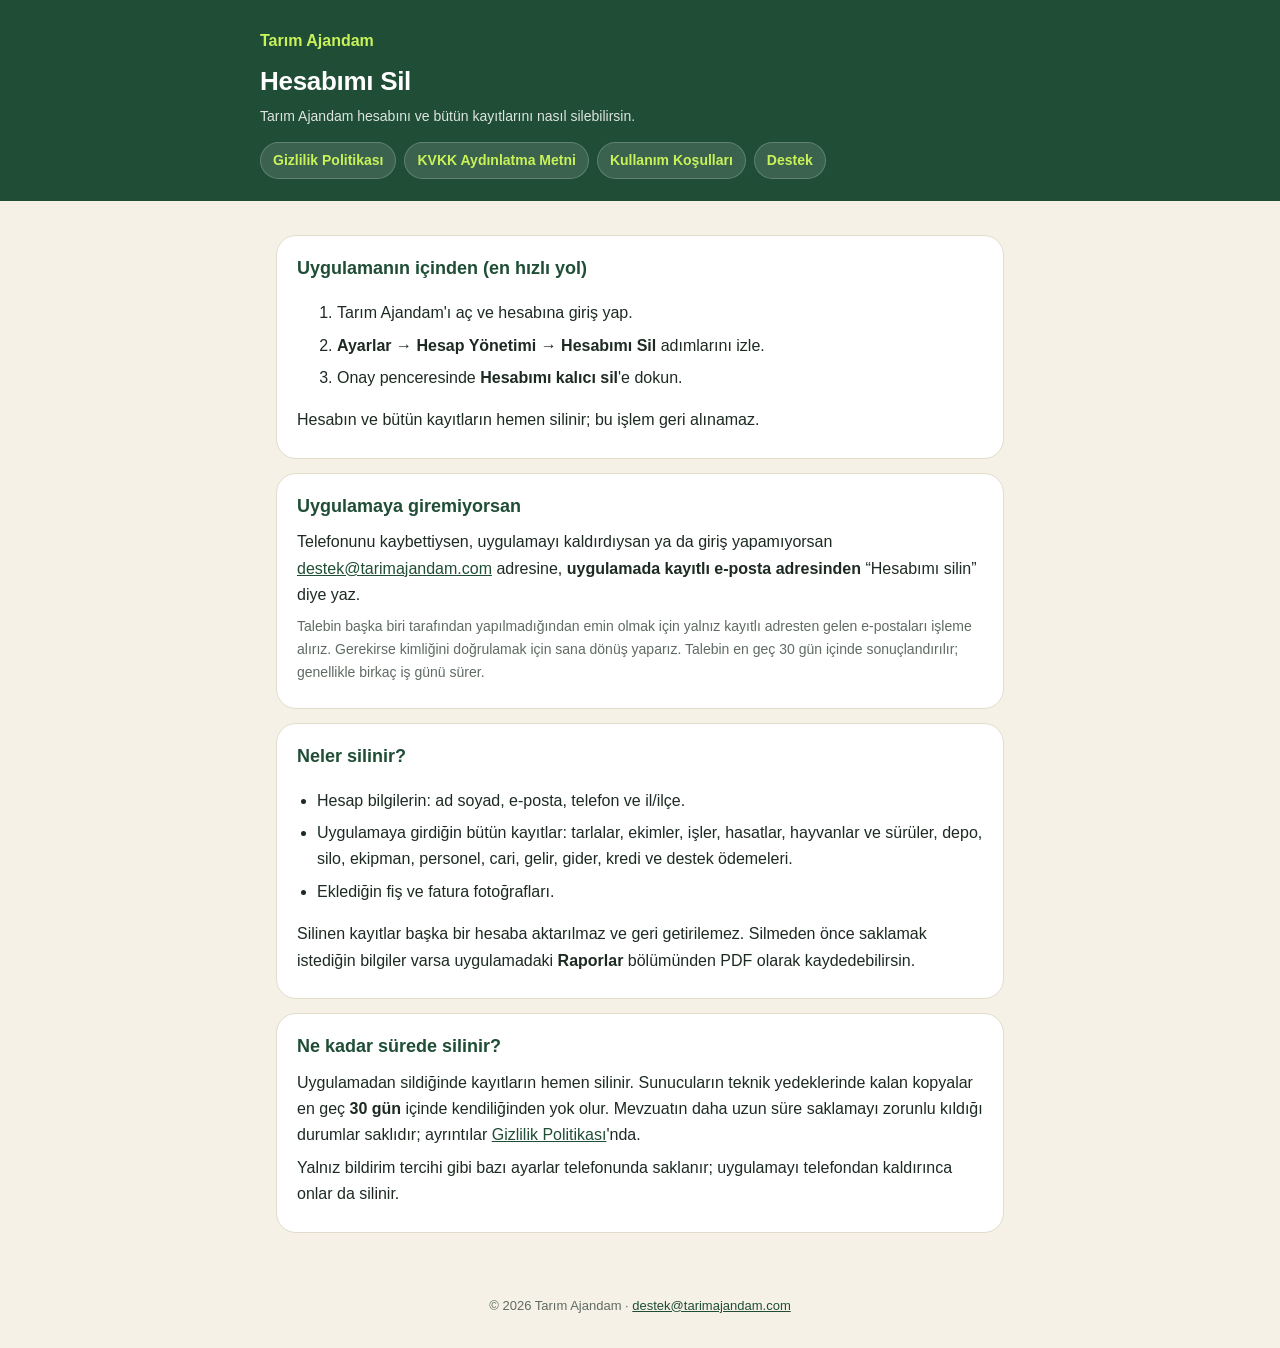
<file: hesap-sil.html>
<!doctype html>
<html lang="tr">
<head>
<meta charset="utf-8">
<meta name="viewport" content="width=device-width, initial-scale=1">
<title>Hesabımı Sil · Tarım Ajandam</title>
<link rel="stylesheet" href="stil.css">
</head>
<body>
<header><div class="ic">
  <a href="index.html">Tarım Ajandam</a>
  <h1>Hesabımı Sil</h1>
  <p>Tarım Ajandam hesabını ve bütün kayıtlarını nasıl silebilirsin.</p>
  <nav class="menu"><a href="gizlilik.html">Gizlilik Politikası</a><a href="kvkk.html">KVKK Aydınlatma Metni</a><a href="kullanim-kosullari.html">Kullanım Koşulları</a><a href="destek.html">Destek</a></nav>
</div></header>
<main>

<section>
  <h2>Uygulamanın içinden (en hızlı yol)</h2>
  <ol>
    <li>Tarım Ajandam'ı aç ve hesabına giriş yap.</li>
    <li><strong>Ayarlar → Hesap Yönetimi → Hesabımı Sil</strong> adımlarını izle.</li>
    <li>Onay penceresinde <strong>Hesabımı kalıcı sil</strong>'e dokun.</li>
  </ol>
  <p>Hesabın ve bütün kayıtların hemen silinir; bu işlem geri alınamaz.</p>
</section>

<section>
  <h2>Uygulamaya giremiyorsan</h2>
  <p>Telefonunu kaybettiysen, uygulamayı kaldırdıysan ya da giriş yapamıyorsan
  <a href="mailto:destek@tarimajandam.com?subject=Hesap%20silme%20talebi">destek@tarimajandam.com</a>
  adresine, <strong>uygulamada kayıtlı e-posta adresinden</strong> “Hesabımı silin” diye yaz.</p>
  <p class="not">Talebin başka biri tarafından yapılmadığından emin olmak için yalnız kayıtlı adresten gelen e-postaları işleme alırız. Gerekirse kimliğini doğrulamak için sana dönüş yaparız. Talebin en geç 30 gün içinde sonuçlandırılır; genellikle birkaç iş günü sürer.</p>
</section>

<section>
  <h2>Neler silinir?</h2>
  <ul>
    <li>Hesap bilgilerin: ad soyad, e-posta, telefon ve il/ilçe.</li>
    <li>Uygulamaya girdiğin bütün kayıtlar: tarlalar, ekimler, işler, hasatlar, hayvanlar ve sürüler, depo, silo, ekipman, personel, cari, gelir, gider, kredi ve destek ödemeleri.</li>
    <li>Eklediğin fiş ve fatura fotoğrafları.</li>
  </ul>
  <p>Silinen kayıtlar başka bir hesaba aktarılmaz ve geri getirilemez. Silmeden önce saklamak istediğin bilgiler varsa uygulamadaki <strong>Raporlar</strong> bölümünden PDF olarak kaydedebilirsin.</p>
</section>

<section>
  <h2>Ne kadar sürede silinir?</h2>
  <p>Uygulamadan sildiğinde kayıtların hemen silinir. Sunucuların teknik yedeklerinde kalan kopyalar en geç <strong>30 gün</strong> içinde kendiliğinden yok olur. Mevzuatın daha uzun süre saklamayı zorunlu kıldığı durumlar saklıdır; ayrıntılar <a href="gizlilik.html">Gizlilik Politikası</a>'nda.</p>
  <p>Yalnız bildirim tercihi gibi bazı ayarlar telefonunda saklanır; uygulamayı telefondan kaldırınca onlar da silinir.</p>
</section>

</main>
<footer>© 2026 Tarım Ajandam · <a href="mailto:destek@tarimajandam.com">destek@tarimajandam.com</a></footer>
</body>
</html>
</file>
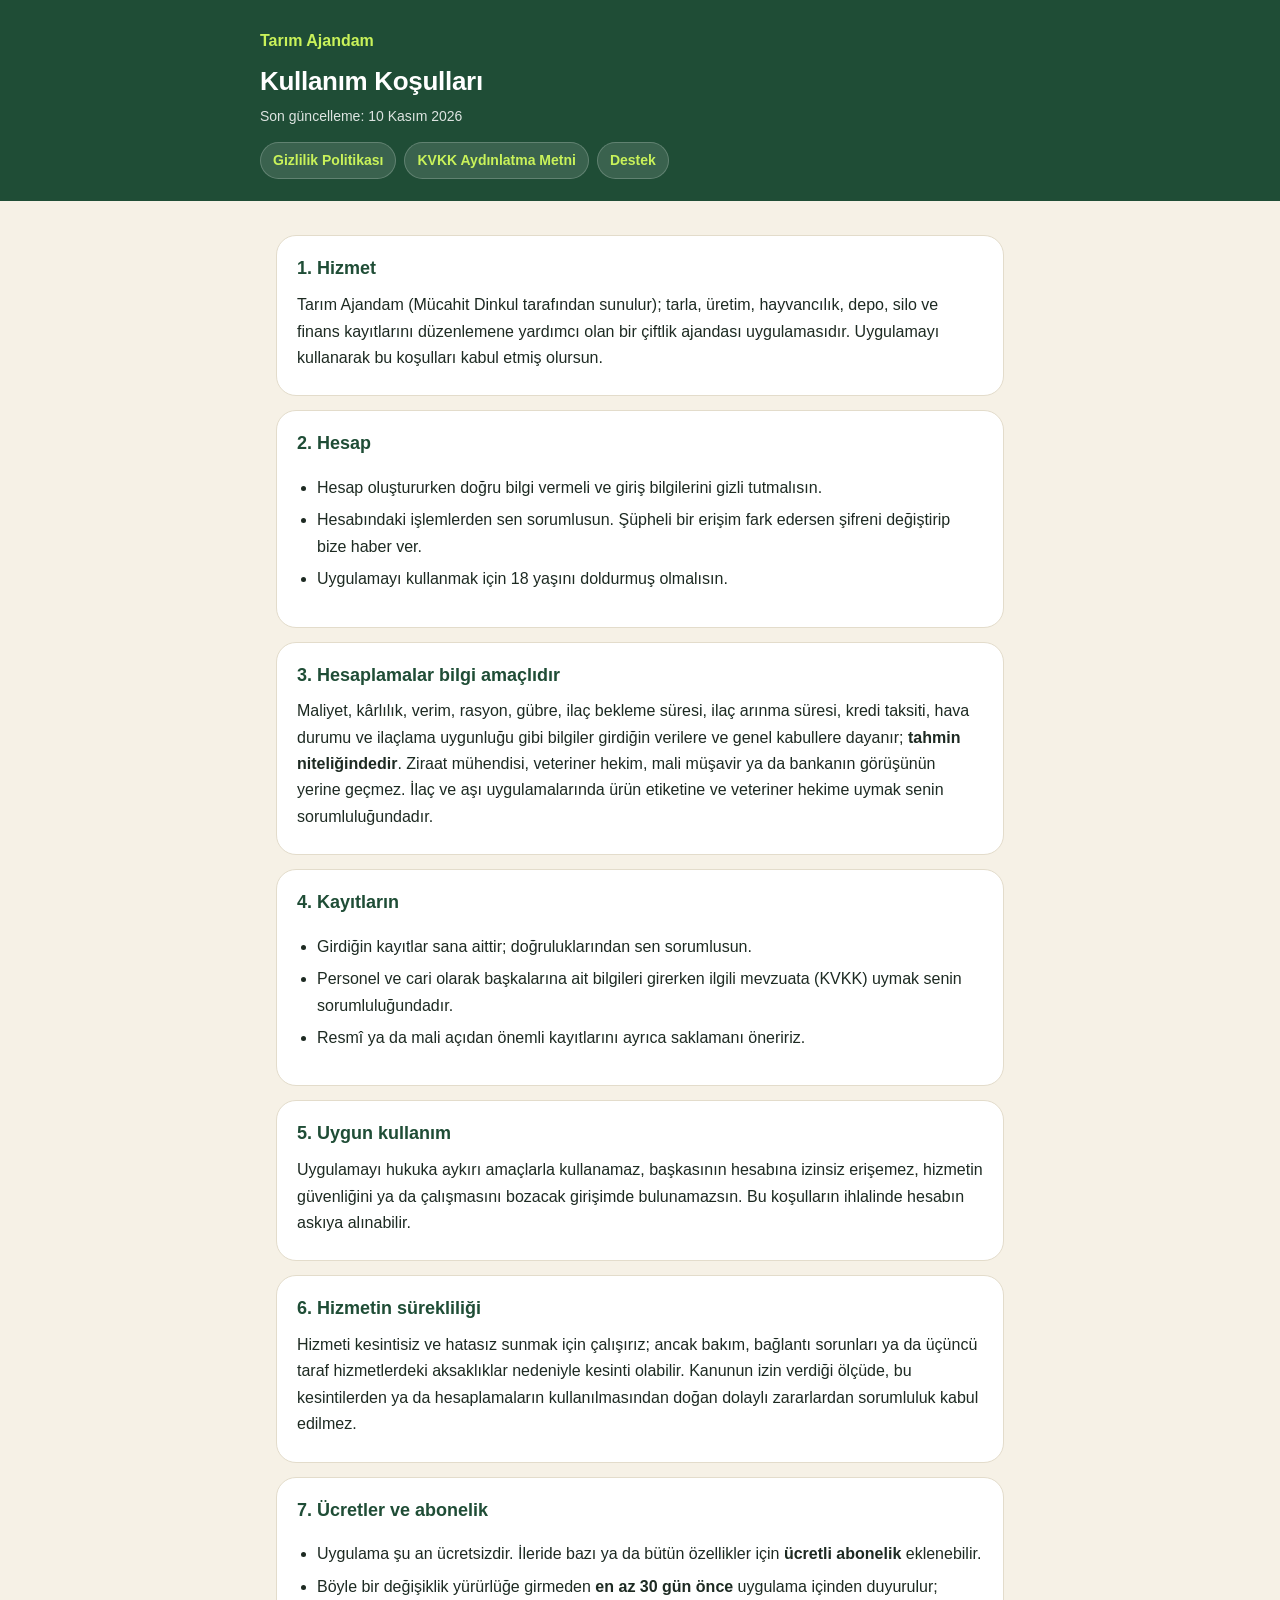
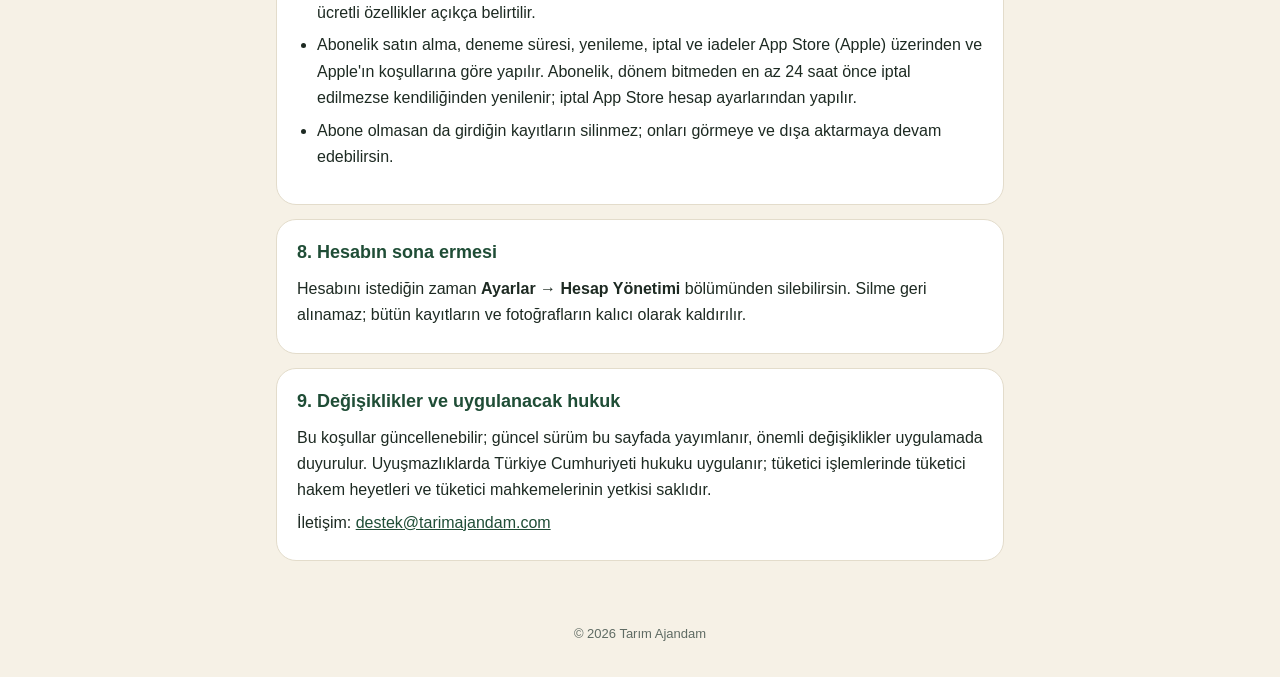
<file: kullanim-kosullari.html>
<!doctype html>
<html lang="tr">
<head>
<meta charset="utf-8">
<meta name="viewport" content="width=device-width, initial-scale=1">
<title>Kullanım Koşulları · Tarım Ajandam</title>
<link rel="stylesheet" href="stil.css">
</head>
<body>
<header><div class="ic">
  <a href="index.html">Tarım Ajandam</a>
  <h1>Kullanım Koşulları</h1>
  <p>Son güncelleme: 10 Kasım 2026</p>
  <nav class="menu"><a href="gizlilik.html">Gizlilik Politikası</a><a href="kvkk.html">KVKK Aydınlatma Metni</a><a href="destek.html">Destek</a></nav>
</div></header>
<main>

<section>
  <h2>1. Hizmet</h2>
  <p>Tarım Ajandam (Mücahit Dinkul tarafından sunulur); tarla, üretim, hayvancılık, depo, silo ve finans kayıtlarını düzenlemene yardımcı olan bir çiftlik ajandası uygulamasıdır. Uygulamayı kullanarak bu koşulları kabul etmiş olursun.</p>
</section>

<section>
  <h2>2. Hesap</h2>
  <ul>
    <li>Hesap oluştururken doğru bilgi vermeli ve giriş bilgilerini gizli tutmalısın.</li>
    <li>Hesabındaki işlemlerden sen sorumlusun. Şüpheli bir erişim fark edersen şifreni değiştirip bize haber ver.</li>
    <li>Uygulamayı kullanmak için 18 yaşını doldurmuş olmalısın.</li>
  </ul>
</section>

<section>
  <h2>3. Hesaplamalar bilgi amaçlıdır</h2>
  <p>Maliyet, kârlılık, verim, rasyon, gübre, ilaç bekleme süresi, ilaç arınma süresi, kredi taksiti, hava durumu ve ilaçlama uygunluğu gibi bilgiler girdiğin verilere ve genel kabullere dayanır; <strong>tahmin niteliğindedir</strong>. Ziraat mühendisi, veteriner hekim, mali müşavir ya da bankanın görüşünün yerine geçmez. İlaç ve aşı uygulamalarında ürün etiketine ve veteriner hekime uymak senin sorumluluğundadır.</p>
</section>

<section>
  <h2>4. Kayıtların</h2>
  <ul>
    <li>Girdiğin kayıtlar sana aittir; doğruluklarından sen sorumlusun.</li>
    <li>Personel ve cari olarak başkalarına ait bilgileri girerken ilgili mevzuata (KVKK) uymak senin sorumluluğundadır.</li>
    <li>Resmî ya da mali açıdan önemli kayıtlarını ayrıca saklamanı öneririz.</li>
  </ul>
</section>

<section>
  <h2>5. Uygun kullanım</h2>
  <p>Uygulamayı hukuka aykırı amaçlarla kullanamaz, başkasının hesabına izinsiz erişemez, hizmetin güvenliğini ya da çalışmasını bozacak girişimde bulunamazsın. Bu koşulların ihlalinde hesabın askıya alınabilir.</p>
</section>

<section>
  <h2>6. Hizmetin sürekliliği</h2>
  <p>Hizmeti kesintisiz ve hatasız sunmak için çalışırız; ancak bakım, bağlantı sorunları ya da üçüncü taraf hizmetlerdeki aksaklıklar nedeniyle kesinti olabilir. Kanunun izin verdiği ölçüde, bu kesintilerden ya da hesaplamaların kullanılmasından doğan dolaylı zararlardan sorumluluk kabul edilmez.</p>
</section>

<section>
  <h2>7. Ücretler ve abonelik</h2>
  <ul>
    <li>Uygulama şu an ücretsizdir. İleride bazı ya da bütün özellikler için <strong>ücretli abonelik</strong> eklenebilir.</li>
    <li>Böyle bir değişiklik yürürlüğe girmeden <strong>en az 30 gün önce</strong> uygulama içinden duyurulur; ücretli özellikler açıkça belirtilir.</li>
    <li>Abonelik satın alma, deneme süresi, yenileme, iptal ve iadeler App Store (Apple) üzerinden ve Apple'ın koşullarına göre yapılır. Abonelik, dönem bitmeden en az 24 saat önce iptal edilmezse kendiliğinden yenilenir; iptal App Store hesap ayarlarından yapılır.</li>
    <li>Abone olmasan da girdiğin kayıtların silinmez; onları görmeye ve dışa aktarmaya devam edebilirsin.</li>
  </ul>
</section>

<section>
  <h2>8. Hesabın sona ermesi</h2>
  <p>Hesabını istediğin zaman <strong>Ayarlar → Hesap Yönetimi</strong> bölümünden silebilirsin. Silme geri alınamaz; bütün kayıtların ve fotoğrafların kalıcı olarak kaldırılır.</p>
</section>

<section>
  <h2>9. Değişiklikler ve uygulanacak hukuk</h2>
  <p>Bu koşullar güncellenebilir; güncel sürüm bu sayfada yayımlanır, önemli değişiklikler uygulamada duyurulur. Uyuşmazlıklarda Türkiye Cumhuriyeti hukuku uygulanır; tüketici işlemlerinde tüketici hakem heyetleri ve tüketici mahkemelerinin yetkisi saklıdır.</p>
  <p>İletişim: <a href="mailto:destek@tarimajandam.com">destek@tarimajandam.com</a></p>
</section>

</main>
<footer>© 2026 Tarım Ajandam</footer>
</body>
</html>
</file>
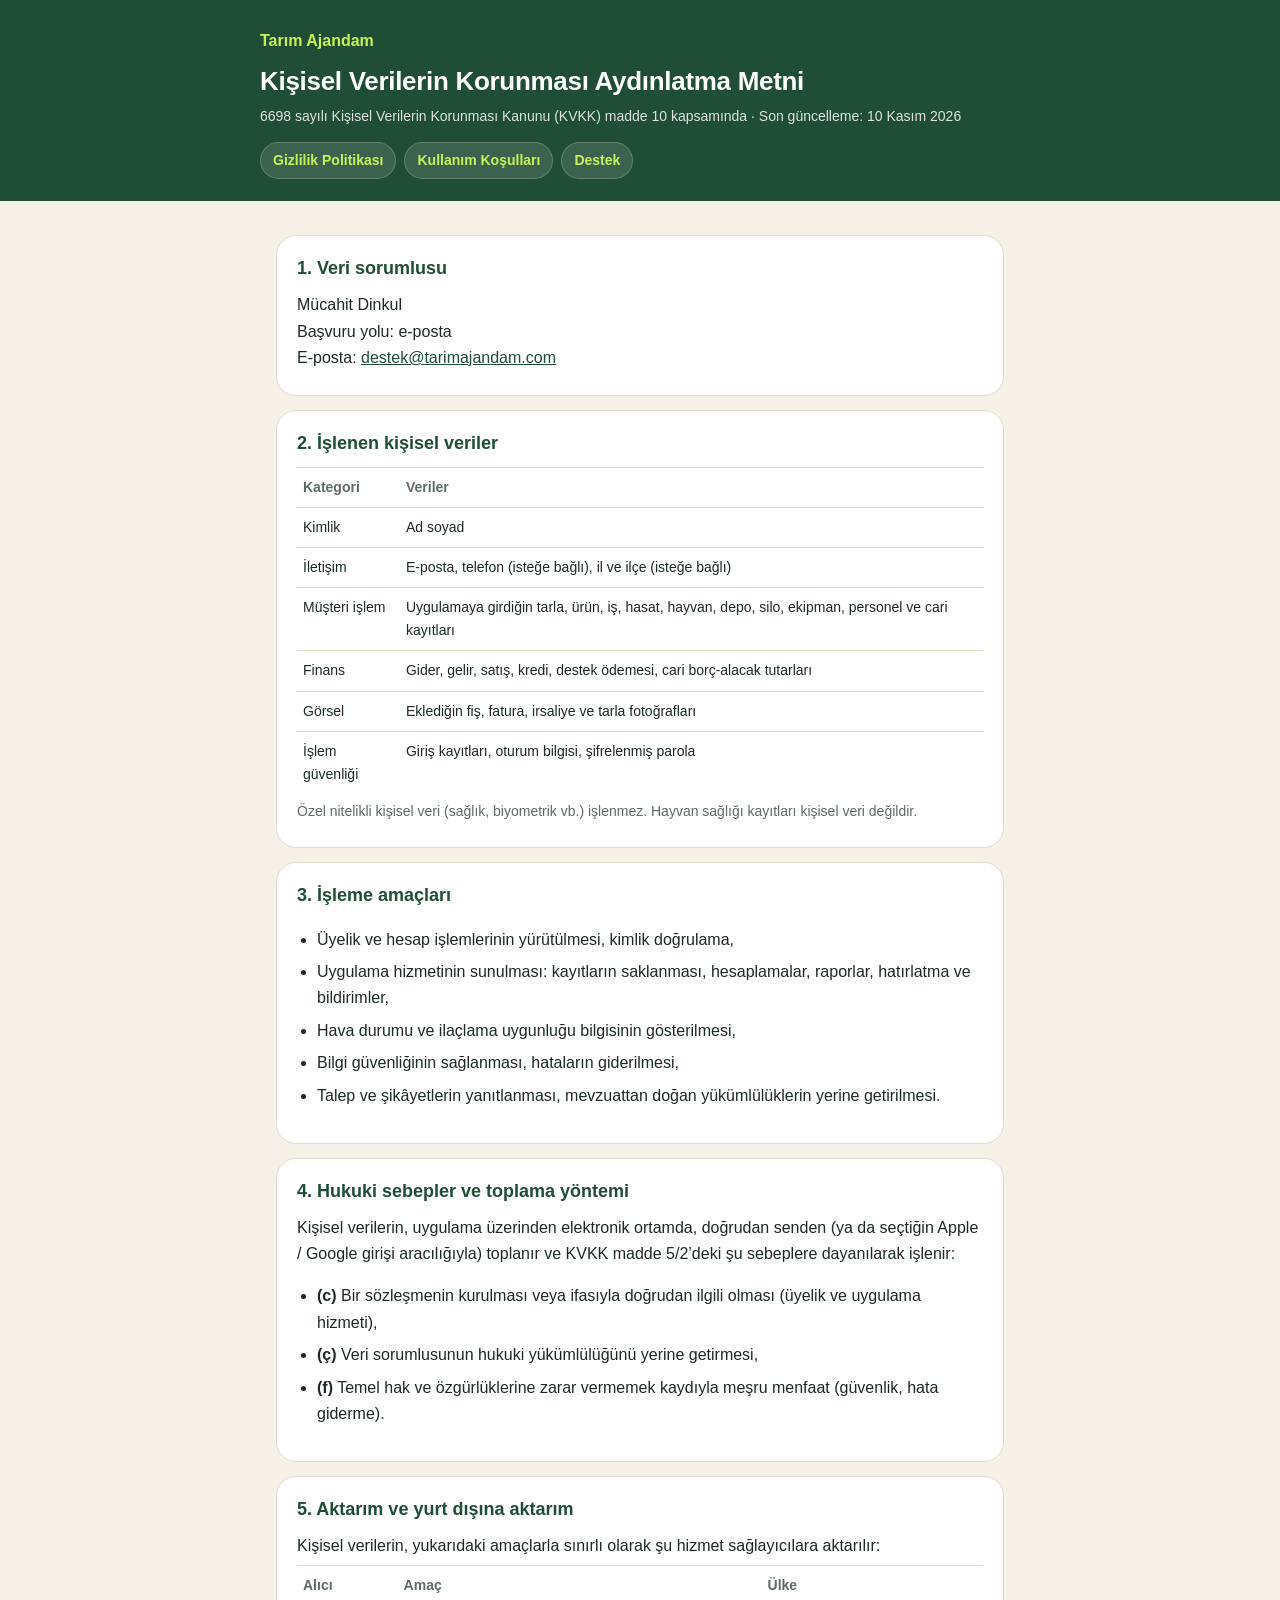
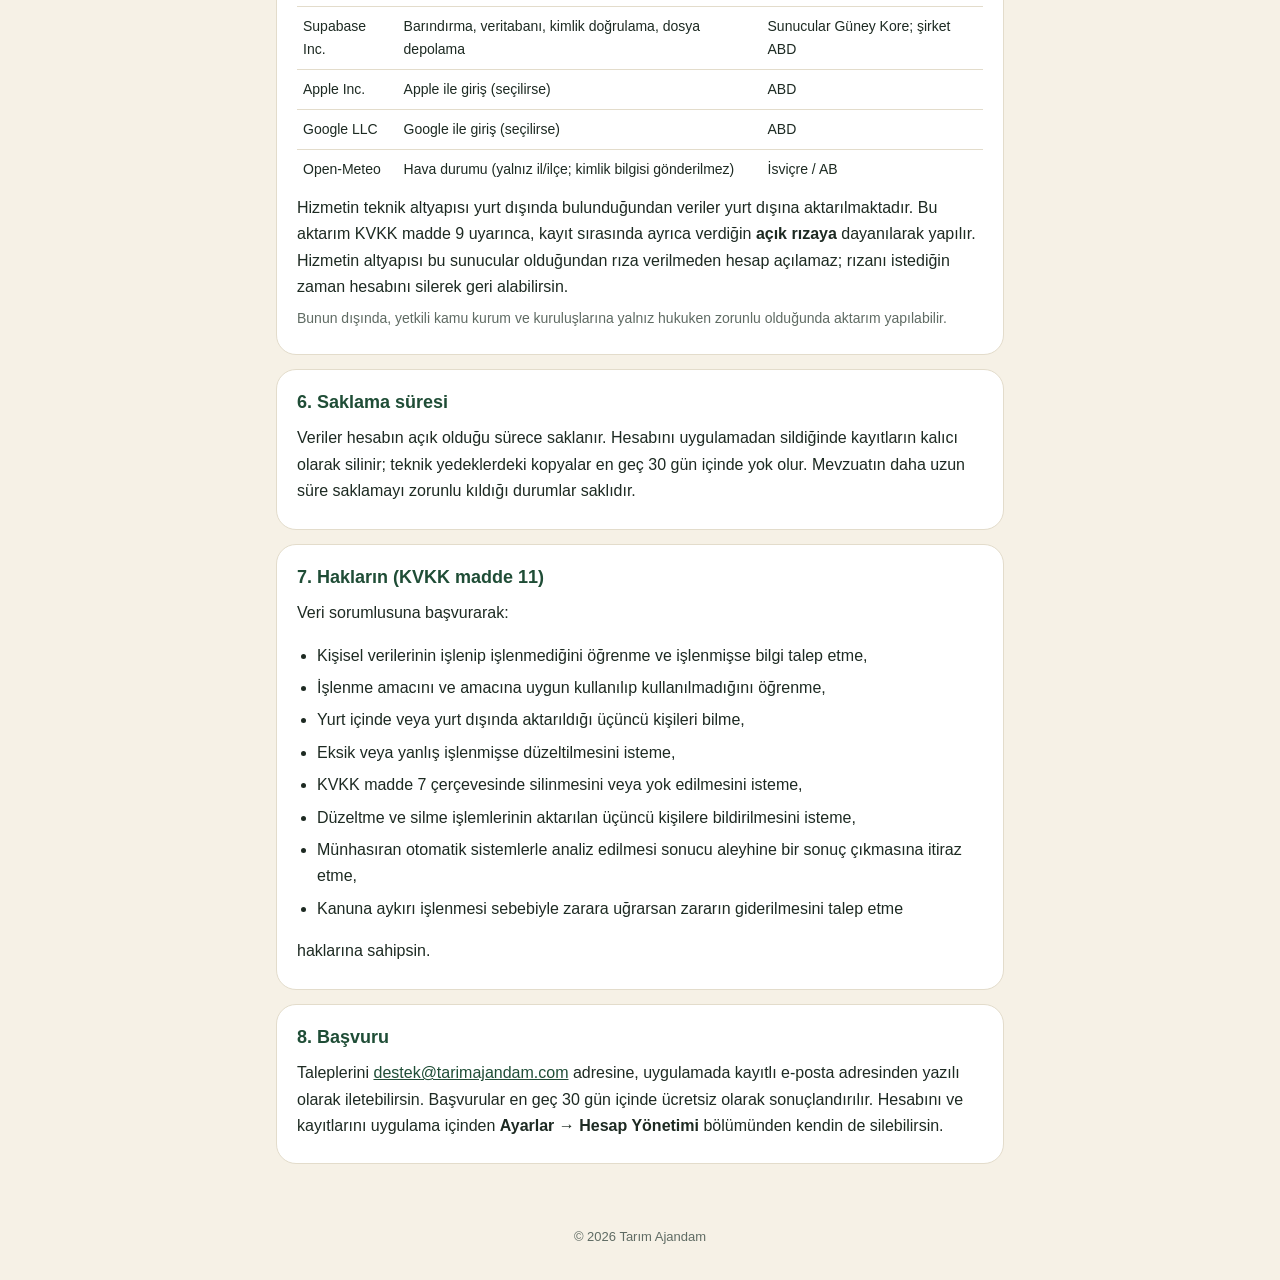
<file: kvkk.html>
<!doctype html>
<html lang="tr">
<head>
<meta charset="utf-8">
<meta name="viewport" content="width=device-width, initial-scale=1">
<title>KVKK Aydınlatma Metni · Tarım Ajandam</title>
<link rel="stylesheet" href="stil.css">
</head>
<body>
<header><div class="ic">
  <a href="index.html">Tarım Ajandam</a>
  <h1>Kişisel Verilerin Korunması Aydınlatma Metni</h1>
  <p>6698 sayılı Kişisel Verilerin Korunması Kanunu (KVKK) madde 10 kapsamında · Son güncelleme: 10 Kasım 2026</p>
  <nav class="menu"><a href="gizlilik.html">Gizlilik Politikası</a><a href="kullanim-kosullari.html">Kullanım Koşulları</a><a href="destek.html">Destek</a></nav>
</div></header>
<main>

<section>
  <h2>1. Veri sorumlusu</h2>
  <p>Mücahit Dinkul<br>Başvuru yolu: e-posta<br>E-posta: <a href="mailto:destek@tarimajandam.com">destek@tarimajandam.com</a></p>
</section>

<section>
  <h2>2. İşlenen kişisel veriler</h2>
  <table>
    <tr><th>Kategori</th><th>Veriler</th></tr>
    <tr><td>Kimlik</td><td>Ad soyad</td></tr>
    <tr><td>İletişim</td><td>E-posta, telefon (isteğe bağlı), il ve ilçe (isteğe bağlı)</td></tr>
    <tr><td>Müşteri işlem</td><td>Uygulamaya girdiğin tarla, ürün, iş, hasat, hayvan, depo, silo, ekipman, personel ve cari kayıtları</td></tr>
    <tr><td>Finans</td><td>Gider, gelir, satış, kredi, destek ödemesi, cari borç-alacak tutarları</td></tr>
    <tr><td>Görsel</td><td>Eklediğin fiş, fatura, irsaliye ve tarla fotoğrafları</td></tr>
    <tr><td>İşlem güvenliği</td><td>Giriş kayıtları, oturum bilgisi, şifrelenmiş parola</td></tr>
  </table>
  <p class="not">Özel nitelikli kişisel veri (sağlık, biyometrik vb.) işlenmez. Hayvan sağlığı kayıtları kişisel veri değildir.</p>
</section>

<section>
  <h2>3. İşleme amaçları</h2>
  <ul>
    <li>Üyelik ve hesap işlemlerinin yürütülmesi, kimlik doğrulama,</li>
    <li>Uygulama hizmetinin sunulması: kayıtların saklanması, hesaplamalar, raporlar, hatırlatma ve bildirimler,</li>
    <li>Hava durumu ve ilaçlama uygunluğu bilgisinin gösterilmesi,</li>
    <li>Bilgi güvenliğinin sağlanması, hataların giderilmesi,</li>
    <li>Talep ve şikâyetlerin yanıtlanması, mevzuattan doğan yükümlülüklerin yerine getirilmesi.</li>
  </ul>
</section>

<section>
  <h2>4. Hukuki sebepler ve toplama yöntemi</h2>
  <p>Kişisel verilerin, uygulama üzerinden elektronik ortamda, doğrudan senden (ya da seçtiğin Apple / Google girişi aracılığıyla) toplanır ve KVKK madde 5/2’deki şu sebeplere dayanılarak işlenir:</p>
  <ul>
    <li><strong>(c)</strong> Bir sözleşmenin kurulması veya ifasıyla doğrudan ilgili olması (üyelik ve uygulama hizmeti),</li>
    <li><strong>(ç)</strong> Veri sorumlusunun hukuki yükümlülüğünü yerine getirmesi,</li>
    <li><strong>(f)</strong> Temel hak ve özgürlüklerine zarar vermemek kaydıyla meşru menfaat (güvenlik, hata giderme).</li>
  </ul>
</section>

<section>
  <h2>5. Aktarım ve yurt dışına aktarım</h2>
  <p>Kişisel verilerin, yukarıdaki amaçlarla sınırlı olarak şu hizmet sağlayıcılara aktarılır:</p>
  <table>
    <tr><th>Alıcı</th><th>Amaç</th><th>Ülke</th></tr>
    <tr><td>Supabase Inc.</td><td>Barındırma, veritabanı, kimlik doğrulama, dosya depolama</td><td>Sunucular Güney Kore; şirket ABD</td></tr>
    <tr><td>Apple Inc.</td><td>Apple ile giriş (seçilirse)</td><td>ABD</td></tr>
    <tr><td>Google LLC</td><td>Google ile giriş (seçilirse)</td><td>ABD</td></tr>
    <tr><td>Open-Meteo</td><td>Hava durumu (yalnız il/ilçe; kimlik bilgisi gönderilmez)</td><td>İsviçre / AB</td></tr>
  </table>
  <p>Hizmetin teknik altyapısı yurt dışında bulunduğundan veriler yurt dışına aktarılmaktadır. Bu aktarım KVKK madde 9 uyarınca, kayıt sırasında ayrıca verdiğin <strong>açık rızaya</strong> dayanılarak yapılır. Hizmetin altyapısı bu sunucular olduğundan rıza verilmeden hesap açılamaz; rızanı istediğin zaman hesabını silerek geri alabilirsin.</p>
  <p class="not">Bunun dışında, yetkili kamu kurum ve kuruluşlarına yalnız hukuken zorunlu olduğunda aktarım yapılabilir.</p>
</section>

<section>
  <h2>6. Saklama süresi</h2>
  <p>Veriler hesabın açık olduğu sürece saklanır. Hesabını uygulamadan sildiğinde kayıtların kalıcı olarak silinir; teknik yedeklerdeki kopyalar en geç 30 gün içinde yok olur. Mevzuatın daha uzun süre saklamayı zorunlu kıldığı durumlar saklıdır.</p>
</section>

<section>
  <h2>7. Hakların (KVKK madde 11)</h2>
  <p>Veri sorumlusuna başvurarak:</p>
  <ul>
    <li>Kişisel verilerinin işlenip işlenmediğini öğrenme ve işlenmişse bilgi talep etme,</li>
    <li>İşlenme amacını ve amacına uygun kullanılıp kullanılmadığını öğrenme,</li>
    <li>Yurt içinde veya yurt dışında aktarıldığı üçüncü kişileri bilme,</li>
    <li>Eksik veya yanlış işlenmişse düzeltilmesini isteme,</li>
    <li>KVKK madde 7 çerçevesinde silinmesini veya yok edilmesini isteme,</li>
    <li>Düzeltme ve silme işlemlerinin aktarılan üçüncü kişilere bildirilmesini isteme,</li>
    <li>Münhasıran otomatik sistemlerle analiz edilmesi sonucu aleyhine bir sonuç çıkmasına itiraz etme,</li>
    <li>Kanuna aykırı işlenmesi sebebiyle zarara uğrarsan zararın giderilmesini talep etme</li>
  </ul>
  <p>haklarına sahipsin.</p>
</section>

<section>
  <h2>8. Başvuru</h2>
  <p>Taleplerini <a href="mailto:destek@tarimajandam.com">destek@tarimajandam.com</a> adresine, uygulamada kayıtlı e-posta adresinden yazılı olarak iletebilirsin. Başvurular en geç 30 gün içinde ücretsiz olarak sonuçlandırılır. Hesabını ve kayıtlarını uygulama içinden <strong>Ayarlar → Hesap Yönetimi</strong> bölümünden kendin de silebilirsin.</p>
</section>

</main>
<footer>© 2026 Tarım Ajandam</footer>
</body>
</html>
</file>
<file: stil.css>
:root {
  --zemin: #f6f1e6;
  --yuzey: #ffffff;
  --orman: #1f4d36;
  --murekkep: #1d2a22;
  --soluk: #5f6b63;
  --cizgi: #e3dccb;
  --filiz: #c9f25a;
}
* { box-sizing: border-box; }
body {
  margin: 0;
  background: var(--zemin);
  color: var(--murekkep);
  font: 16px/1.65 -apple-system, BlinkMacSystemFont, "Segoe UI", Roboto, "Helvetica Neue", Arial, sans-serif;
}
header {
  background: var(--orman);
  color: #fff;
  padding: 28px 16px 22px;
}
header .ic, main { max-width: 760px; margin: 0 auto; }
header a { color: var(--filiz); text-decoration: none; font-weight: 700; }
header h1 { margin: 6px 0 2px; font-size: 26px; letter-spacing: -.3px; }
header p { margin: 0; opacity: .85; font-size: 14px; }
main { padding: 20px 16px 48px; }
section {
  background: var(--yuzey);
  border: 1px solid var(--cizgi);
  border-radius: 20px;
  padding: 18px 20px;
  margin: 14px 0;
}
h2 { font-size: 18px; margin: 0 0 8px; color: var(--orman); }
h3 { font-size: 16px; margin: 14px 0 4px; }
p, li { margin: 6px 0; }
ul { padding-left: 20px; }
table { width: 100%; border-collapse: collapse; font-size: 14px; }
th, td { text-align: left; vertical-align: top; padding: 8px 6px; border-top: 1px solid var(--cizgi); }
th { color: var(--soluk); font-weight: 600; }
.not { color: var(--soluk); font-size: 14px; }
nav.menu { display: flex; flex-wrap: wrap; gap: 8px; margin-top: 14px; }
nav.menu a {
  background: rgba(255,255,255,.12);
  border: 1px solid rgba(255,255,255,.2);
  border-radius: 999px;
  padding: 6px 12px;
  font-size: 14px;
}
footer { text-align: center; color: var(--soluk); font-size: 13px; padding: 0 16px 32px; }
a { color: var(--orman); }
</file>
